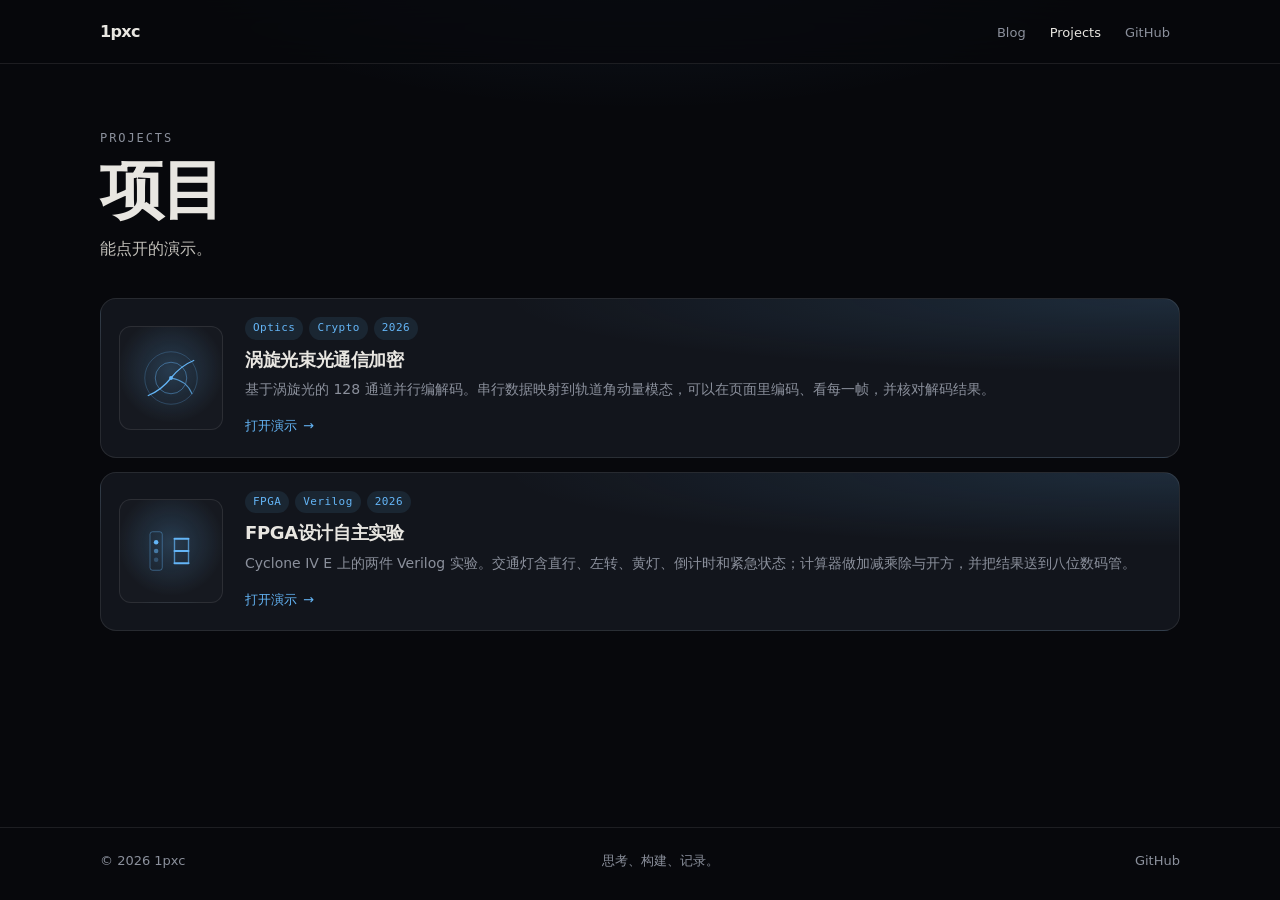
<file: projects/index.html>
<!DOCTYPE html>
<html lang="zh-CN">
<head>
    <meta charset="UTF-8">
    <meta name="viewport" content="width=device-width, initial-scale=1.0">
    <meta name="description" content="Projects — 1pxc">
    <meta name="theme-color" content="#07080c">
    <title>Projects — 1pxc</title>
    <link rel="icon" href="../assets/favicon.svg" type="image/svg+xml">
    <link rel="stylesheet" href="../assets/site.css">
</head>
<body class="sub">

    <nav class="nav">
        <div class="nav-inner">
            <a href="../index.html" class="nav-logo">1pxc</a>
            <ul class="nav-links">
                <li><a href="../index.html#blog">Blog</a></li>
                <li><a href="index.html" aria-current="page">Projects</a></li>
                <li><a href="https://github.com/1pxc" target="_blank" rel="noopener noreferrer">GitHub</a></li>
            </ul>
        </div>
    </nav>

    <main class="page">
        <div class="container">
            <header class="page-intro">
                <p class="kicker">Projects</p>
                <h1>项目</h1>
                <p class="deck">能点开的演示。</p>
            </header>

            <div class="stack">
                <!-- 新项目：复制下面这个 a.work-card -->
                <a class="work-card" href="vortex_comm_demo.html">
                    <div class="mark" aria-hidden="true">
                        <svg viewBox="0 0 80 80" fill="none">
                            <circle cx="40" cy="40" r="30" stroke="currentColor" stroke-opacity="0.28"/>
                            <circle cx="40" cy="40" r="18" stroke="currentColor" stroke-opacity="0.5"/>
                            <path d="M40 40c8-10 16-16 26-20" stroke="currentColor" stroke-width="1.4" stroke-linecap="round"/>
                            <path d="M40 40c-8 10-16 16-26 20" stroke="currentColor" stroke-width="1.4" stroke-linecap="round"/>
                            <path d="M40 40c12 2 20 8 24 18" stroke="currentColor" stroke-width="1.2" stroke-linecap="round" stroke-opacity="0.75"/>
                            <circle cx="40" cy="40" r="2.2" fill="currentColor"/>
                        </svg>
                    </div>
                    <div>
                        <div class="tags">
                            <span>Optics</span>
                            <span>Crypto</span>
                            <span>2026</span>
                        </div>
                        <h3>涡旋光束光通信加密</h3>
                        <p>基于涡旋光的 128 通道并行编解码。串行数据映射到轨道角动量模态，可以在页面里编码、看每一帧，并核对解码结果。</p>
                        <span class="work-go">打开演示</span>
                    </div>
                </a>
                <a class="work-card" href="fpga.html">
                    <div class="mark" aria-hidden="true">
                        <svg viewBox="0 0 80 80" fill="none">
                            <rect x="16" y="18" width="14" height="44" rx="3" stroke="currentColor" stroke-opacity="0.45"/>
                            <circle cx="23" cy="30" r="2.6" fill="currentColor"/>
                            <circle cx="23" cy="40" r="2.6" fill="currentColor" fill-opacity="0.55"/>
                            <circle cx="23" cy="50" r="2.6" fill="currentColor" fill-opacity="0.28"/>
                            <path d="M44 26h16M44 40h16M44 54h16" stroke="currentColor" stroke-width="2.2" stroke-linecap="round"/>
                            <path d="M44 26v14M60 26v14M44 40v14M60 40v14" stroke="currentColor" stroke-width="1.6" stroke-linecap="round" stroke-opacity="0.7"/>
                        </svg>
                    </div>
                    <div>
                        <div class="tags">
                            <span>FPGA</span>
                            <span>Verilog</span>
                            <span>2026</span>
                        </div>
                        <h3>FPGA设计自主实验</h3>
                        <p>Cyclone IV E 上的两件 Verilog 实验。交通灯含直行、左转、黄灯、倒计时和紧急状态；计算器做加减乘除与开方，并把结果送到八位数码管。</p>
                        <span class="work-go">打开演示</span>
                    </div>
                </a>
            </div>
        </div>
    </main>

    <footer class="footer">
        <div class="container footer-inner">
            <span>© 2026 1pxc</span>
            <span>思考、构建、记录。</span>
            <a href="https://github.com/1pxc" target="_blank" rel="noopener noreferrer">GitHub</a>
        </div>
    </footer>

</body>
</html>
</file>
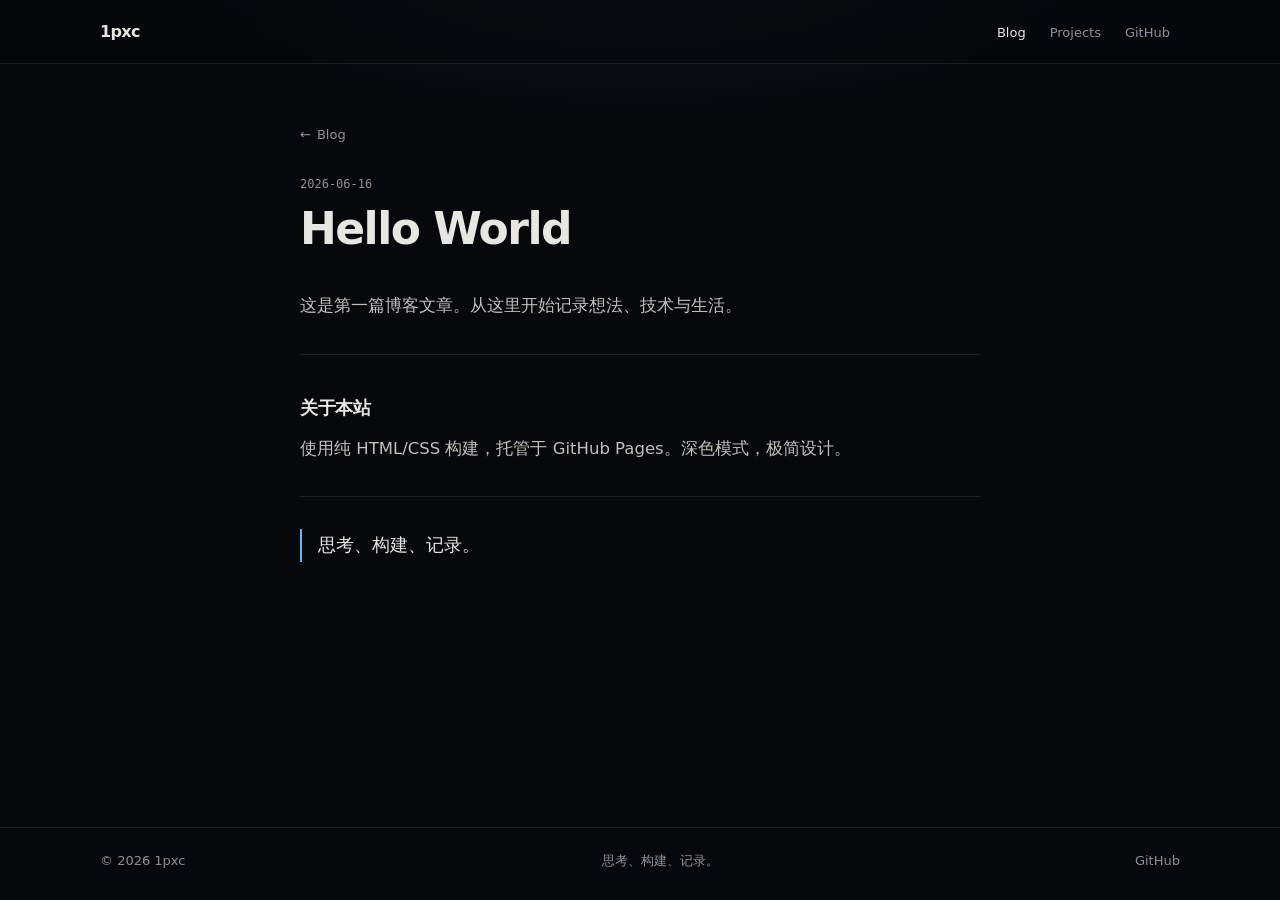
<file: posts/hello-world.html>
<!DOCTYPE html>
<html lang="zh-CN">
<head>
    <meta charset="UTF-8">
    <meta name="viewport" content="width=device-width, initial-scale=1.0">
    <meta name="description" content="Hello World — 1pxc">
    <meta name="theme-color" content="#07080c">
    <title>Hello World — 1pxc</title>
    <link rel="icon" href="../assets/favicon.svg" type="image/svg+xml">
    <link rel="stylesheet" href="../assets/site.css">
</head>
<body class="sub">

    <nav class="nav">
        <div class="nav-inner">
            <a href="../index.html" class="nav-logo">1pxc</a>
            <ul class="nav-links">
                <li><a href="../index.html#blog" aria-current="page">Blog</a></li>
                <li><a href="../projects/index.html">Projects</a></li>
                <li><a href="https://github.com/1pxc" target="_blank" rel="noopener noreferrer">GitHub</a></li>
            </ul>
        </div>
    </nav>

    <article class="post">
        <div class="container">
            <header class="post-header">
                <a class="back" href="../index.html#blog">Blog</a>
                <div class="post-date">2026-06-16</div>
                <h1>Hello World</h1>
            </header>

            <div class="post-body">
                <p>这是第一篇博客文章。从这里开始记录想法、技术与生活。</p>

                <hr>

                <h2>关于本站</h2>
                <p>使用纯 HTML/CSS 构建，托管于 GitHub Pages。深色模式，极简设计。</p>

                <hr>

                <blockquote>思考、构建、记录。</blockquote>
            </div>
        </div>
    </article>

    <footer class="footer">
        <div class="container footer-inner">
            <span>© 2026 1pxc</span>
            <span>思考、构建、记录。</span>
            <a href="https://github.com/1pxc" target="_blank" rel="noopener noreferrer">GitHub</a>
        </div>
    </footer>

</body>
</html>
</file>
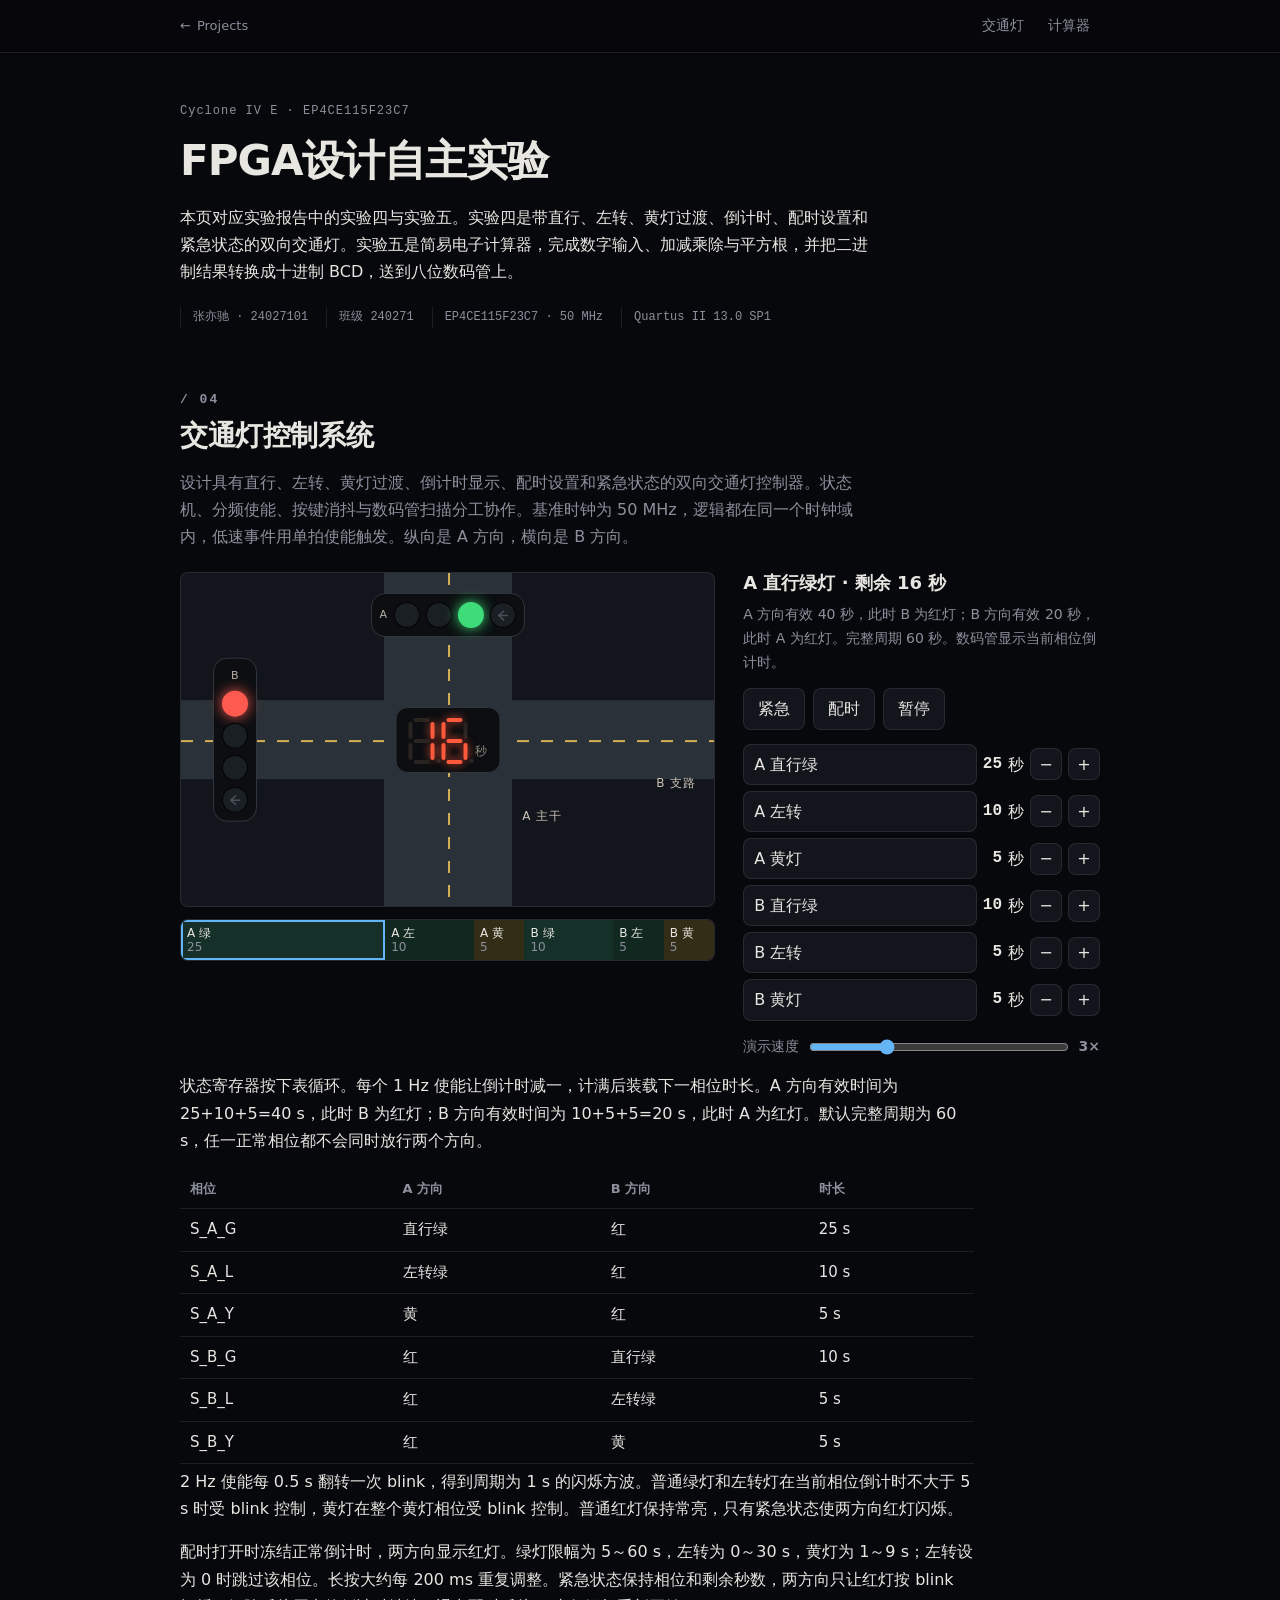
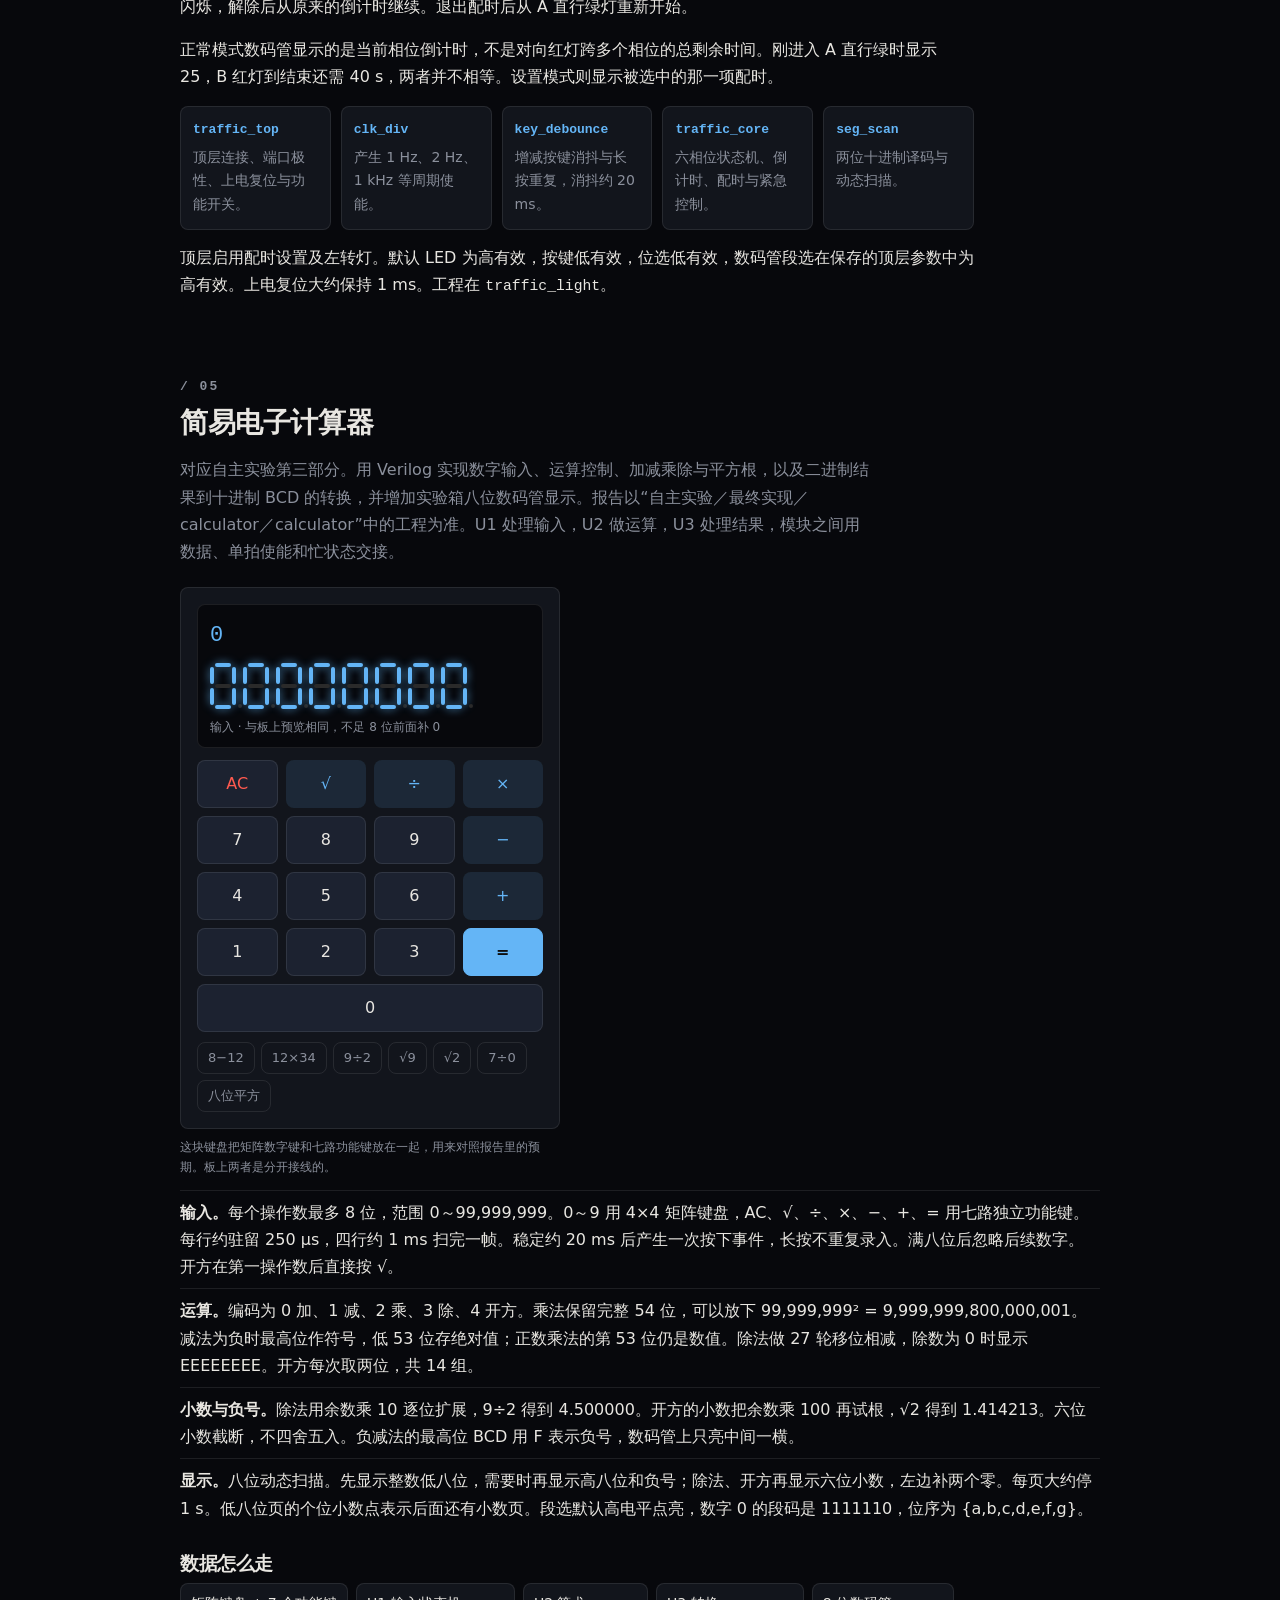
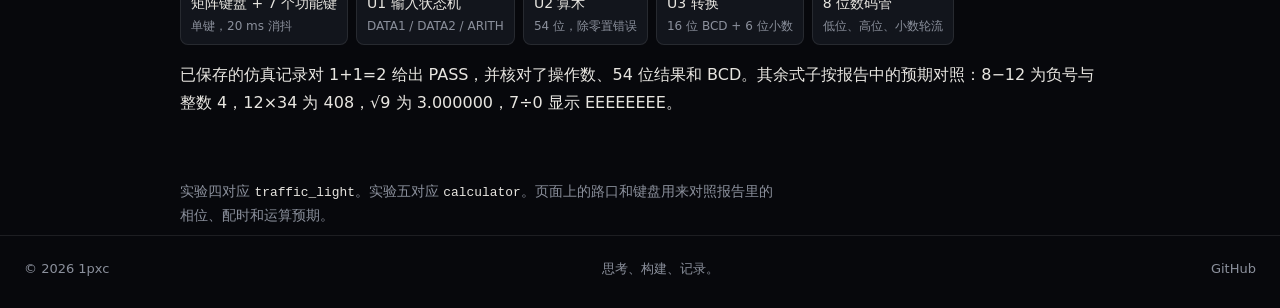
<file: projects/fpga.html>
<!DOCTYPE html>
<html lang="zh-CN">
<head>
<meta charset="utf-8">
<meta name="viewport" content="width=device-width, initial-scale=1">
<meta name="description" content="十字路口交通灯控制器与八位电子计算器，两件 Cyclone IV E 上的 Verilog 实验。">
<meta name="theme-color" content="#07080c">
<title>FPGA设计自主实验 — 1pxc</title>
<link rel="icon" href="../assets/favicon.svg" type="image/svg+xml">
<link rel="stylesheet" href="../assets/site.css">
<style>
  :root {
    --surface-hover: #1c2230;
    --accent-dim: rgba(100, 181, 246, 0.12);
    --red: #ff5a4f;
    --green: #3ddc78;
    --yellow: #ffd23a;
    --mono: var(--font-mono);
    --sans: var(--font-sans);
  }
  html { scroll-padding-top: 72px; }
  h1, h2, h3 {
    font-family: var(--sans);
    font-weight: 700;
    line-height: 1.25;
    margin: 0;
    color: var(--text);
    letter-spacing: -0.4px;
  }
  a { color: var(--accent); text-decoration: none; }
  .lab a:hover { opacity: 0.75; }
  button, input { font: inherit; }
  :focus-visible { outline: 2px solid var(--accent); outline-offset: 3px; }
  .sr {
    position: absolute;
    width: 1px; height: 1px;
    padding: 0; margin: -1px;
    overflow: hidden; clip: rect(0,0,0,0);
    border: 0;
  }
  .local-nav {
    position: sticky;
    top: 0;
    z-index: 8;
    background: rgba(7, 8, 12, 0.86);
    border-bottom: 1px solid var(--line);
    backdrop-filter: blur(12px);
  }
  .local-nav .wrap {
    display: flex;
    justify-content: space-between;
    align-items: center;
    gap: 12px;
    min-height: 48px;
    flex-wrap: wrap;
    padding: 8px 0;
  }
  .section-links { display: flex; gap: 4px; }
  .section-links a {
    color: var(--muted);
    font-size: 14px;
    font-weight: 500;
    padding: 6px 10px;
    border-radius: 999px;
  }
  .section-links a:hover {
    color: var(--text);
    opacity: 1;
    background: rgba(255, 255, 255, 0.05);
  }
  .wrap { width: min(920px, calc(100% - 48px)); margin: 0 auto; }
  .lab section { scroll-margin-top: 72px; padding: 48px 0 8px; }
  .lab-hero { padding: 40px 0 8px; }
  .kicker {
    margin: 0 0 14px;
    color: var(--muted);
    font-family: var(--mono);
    font-size: 12px;
    font-weight: 400;
    letter-spacing: 1px;
    text-transform: none;
  }
  h1 { font-size: clamp(32px, 5vw, 42px); font-weight: 800; letter-spacing: -1px; max-width: 16em; }
  .lab-lede { max-width: 68ch; margin: 16px 0 0; color: var(--text); font-size: 16px; line-height: 1.7; }
  .meta {
    display: flex;
    flex-wrap: wrap;
    gap: 8px 18px;
    margin: 22px 0 0;
    padding: 0;
    list-style: none;
    color: var(--muted);
    font-family: var(--mono);
    font-size: 12px;
  }
  .meta li { border-left: 1px solid var(--line); padding-left: 12px; }
  h2 { font-size: 28px; padding-top: 8px; }
  .num {
    display: block;
    margin: 0 0 10px;
    color: var(--muted);
    font-family: var(--mono);
    font-size: 13px;
    font-weight: 600;
    letter-spacing: 2px;
  }
  .num::before { content: "/ "; }
  .intro { max-width: 68ch; margin: 1em 0 0; color: var(--muted); }
  .grid {
    display: grid;
    grid-template-columns: minmax(0, 1.2fr) minmax(280px, 0.8fr);
    gap: 28px;
    align-items: start;
    margin-top: 22px;
  }
  .stage {
    position: relative;
    width: 100%;
    aspect-ratio: 16 / 10;
    background: var(--surface);
    border: 1px solid var(--line);
    border-radius: 8px;
    overflow: hidden;
  }
  .road {
    position: absolute;
    background: #2b3138;
  }
  .road.h {
    left: 0; right: 0; top: 50%;
    height: 24%;
    transform: translateY(-50%);
  }
  .road.v {
    top: 0; bottom: 0; left: 50%;
    width: 24%;
    transform: translateX(-50%);
  }
  .road.h::after, .road.v::after {
    content: "";
    position: absolute;
    background: repeating-linear-gradient(90deg, rgba(255, 208, 90, 0.8) 0 12px, transparent 12px 24px);
  }
  .road.h::after { left: 0; right: 0; top: 50%; height: 2px; }
  .road.v::after {
    top: 0; bottom: 0; left: 50%; width: 2px;
    background: repeating-linear-gradient(180deg, rgba(255, 208, 90, 0.8) 0 12px, transparent 12px 24px);
  }
  .tag {
    position: absolute;
    z-index: 1;
    color: #c9c1b4;
    font-size: 12px;
    letter-spacing: 0.08em;
  }
  .tag-a { left: calc(50% + 14%); top: calc(50% + 20%); }
  .tag-b { left: auto; right: 18px; top: calc(50% + 10%); }
  .head {
    position: absolute;
    z-index: 2;
    display: flex;
    flex-direction: column;
    gap: 6px;
    padding: 8px;
    background: #0c0e11;
    border: 1px solid #30363d;
    border-radius: 14px;
  }
  .head small {
    color: #b7b1a6;
    font-size: 11px;
    text-align: center;
    letter-spacing: 0.06em;
  }
  .head.a {
    flex-direction: row;
    align-items: center;
    left: 50%;
    top: 6%;
    transform: translateX(-50%);
  }
  .head.b { left: 6%; top: 50%; transform: translateY(-50%); }
  .lamp {
    width: 26px;
    height: 26px;
    border-radius: 50%;
    background: #1a1f24;
    box-shadow: inset 0 0 0 1px #000;
    display: grid;
    place-items: center;
    color: transparent;
  }
  .lamp[data-kind="L"] { color: #465058; }
  .lamp svg { width: 15px; height: 15px; }
  .lamp.on[data-kind="R"] { background: var(--red); box-shadow: 0 0 14px var(--red); }
  .lamp.on[data-kind="Y"] { background: var(--yellow); box-shadow: 0 0 14px var(--yellow); }
  .lamp.on[data-kind="G"] { background: var(--green); box-shadow: 0 0 14px var(--green); }
  .lamp.on[data-kind="L"] {
    background: #1f8a45;
    color: #f3fff7;
    box-shadow: 0 0 14px var(--green);
  }
  .timer {
    position: absolute;
    z-index: 3;
    left: 50%; top: 50%;
    transform: translate(-50%, -50%);
    display: flex;
    align-items: flex-end;
    gap: 8px;
    padding: 10px 12px 8px;
    background: #0c0e11;
    border-radius: 12px;
    border: 1px solid #30363d;
  }
  .timer span { color: #8d867c; font-size: 12px; padding-bottom: 2px; }
  .panel h3 { font-size: 18px; font-weight: 600; margin-bottom: 8px; letter-spacing: 0; }
  .status { min-height: 3.2em; margin: 0 0 8px; }
  .constraint { margin: 0 0 14px; color: var(--muted); font-size: 14px; }
  .row { display: flex; flex-wrap: wrap; gap: 8px; margin-bottom: 14px; }
  button {
    border: 1px solid var(--line);
    background: var(--surface);
    color: var(--text);
    border-radius: 8px;
    padding: 6px 14px;
    cursor: pointer;
  }
  button:hover { background: var(--surface-hover); }
  button:disabled { opacity: 0.4; cursor: default; }
  button[aria-pressed="true"] { background: var(--accent-dim); color: var(--accent); border-color: var(--accent); }
  button.danger[aria-pressed="true"] { background: rgba(255, 90, 79, 0.16); border-color: var(--red); color: var(--red); }
  .params { display: grid; gap: 6px; }
  .param {
    display: grid;
    grid-template-columns: 1fr auto auto auto auto;
    gap: 6px;
    align-items: center;
  }
  .param .pick {
    border-radius: 8px;
    text-align: left;
    padding: 6px 10px;
  }
  .param .val {
    min-width: 2ch;
    text-align: right;
    font-variant-numeric: tabular-nums;
    font-family: Consolas, "Cascadia Mono", monospace;
  }
  .param .step {
    width: 32px;
    height: 32px;
    padding: 0;
    border-radius: 8px;
  }
  .speed {
    display: flex;
    align-items: center;
    gap: 10px;
    margin: 14px 0;
    color: var(--muted);
    font-size: 14px;
  }
  .speed input { flex: 1; accent-color: var(--accent); }
  .bar {
    display: flex;
    width: 100%;
    min-height: 42px;
    border-radius: 8px;
    overflow: hidden;
    border: 1px solid var(--line);
    background: var(--surface);
  }
  .bar span {
    display: flex;
    flex-direction: column;
    justify-content: center;
    min-width: 0;
    padding: 4px 6px;
    color: var(--text);
    font-size: 12px;
    line-height: 1.2;
  }
  .bar em { font-style: normal; font-variant-numeric: tabular-nums; color: var(--muted); }
  .bar .now { outline: 2px solid var(--accent); outline-offset: -2px; }
  .k-G { background: #143028; }
  .k-L { background: #102820; }
  .k-Y { background: #332c16; }
  .prose { max-width: 78ch; }
  .prose p { margin: 0 0 1em; }
  .closing { margin: 1em 0 0; }
  .note { margin: 56px 0 8px; max-width: 68ch; color: var(--muted); font-size: 14px; }
  .facts { padding: 0; margin: 12px 0 0; list-style: none; }
  .facts li { padding: 8px 0; border-top: 1px solid var(--line); }
  table { width: 100%; border-collapse: collapse; margin: 12px 0 4px; font-size: 15px; }
  th, td { text-align: left; padding: 8px 10px; border-bottom: 1px solid var(--line); }
  th { font-weight: 600; color: var(--muted); font-size: 13px; }
  .mods {
    display: grid;
    grid-template-columns: repeat(auto-fit, minmax(150px, 1fr));
    gap: 10px;
    margin: 14px 0;
    padding: 0;
    list-style: none;
  }
  .mods li {
    margin: 0;
    padding: 12px;
    background: var(--surface);
    border: 1px solid var(--line);
    border-radius: 8px;
  }
  .mods b { display: block; font-family: var(--mono); font-size: 13px; color: var(--accent); }
  .mods span { display: block; margin-top: 4px; color: var(--muted); font-size: 14px; }
  .split {
    display: grid;
    grid-template-columns: minmax(0, 1fr) 380px;
    gap: 36px;
    align-items: start;
  }
  #calc .device { position: static; max-width: 380px; margin: 22px 0 8px; }
  .chassis {
    background: var(--surface);
    color: var(--text);
    border: 1px solid var(--line);
    border-radius: 8px;
    padding: 16px;
  }
  .screen {
    background: var(--bg);
    border: 1px solid var(--line);
    border-radius: 8px;
    padding: 12px 12px 10px;
    margin-bottom: 12px;
    min-height: 132px;
  }
  #expr {
    margin: 0 0 8px;
    min-height: 1.3em;
    font-family: var(--mono);
    font-size: 22px;
    letter-spacing: 0;
    color: var(--accent);
    overflow-x: auto;
    white-space: nowrap;
  }
  .caption { margin: 8px 0 0; color: var(--muted); font-size: 12px; }
  .keys { display: grid; grid-template-columns: repeat(4, 1fr); gap: 8px; }
  .keys button {
    height: 48px;
    border: 1px solid var(--line);
    border-radius: 8px;
    background: var(--surface-hover);
    color: var(--text);
    padding: 0;
  }
  .keys button:hover { background: #2c2c2c; }
  .keys button:active { transform: translateY(1px); }
  .keys .op { background: var(--accent-dim); color: var(--accent); border-color: transparent; }
  .keys .eq { background: var(--accent); color: #0d0d0d; border-color: var(--accent); font-weight: 700; }
  .keys .ac { color: var(--red); }
  .examples { display: flex; flex-wrap: wrap; gap: 6px; margin-top: 10px; }
  .examples button {
    background: transparent;
    color: var(--muted);
    border-color: var(--line);
    border-radius: 8px;
    font-size: 13px;
    padding: 4px 10px;
  }
  .examples button:hover { color: var(--accent); border-color: var(--accent); }
  .digits { display: flex; gap: 7px; }
  .digit { position: relative; width: 26px; height: 46px; flex: none; }
  .digit .seg { position: absolute; background: #2a2a2a; border-radius: 2px; }
  .screen .digit .seg.on { background: var(--accent); box-shadow: 0 0 8px rgba(100, 181, 246, 0.75); }
  .timer .digit .seg { background: #2a2420; }
  .timer .digit .seg.on { background: #ff5a3c; box-shadow: 0 0 8px rgba(255, 90, 60, 0.9); }
  .digit .a { left: 5px; top: 0; width: 16px; height: 4px; }
  .digit .g { left: 5px; top: 21px; width: 16px; height: 4px; }
  .digit .d { left: 5px; bottom: 0; width: 16px; height: 4px; }
  .digit .f, .digit .b, .digit .e, .digit .c { width: 4px; height: 17px; }
  .digit .f { left: 0; top: 4px; }
  .digit .b { right: 0; top: 4px; }
  .digit .e { left: 0; top: 25px; }
  .digit .c { right: 0; top: 25px; }
  .digit .dp {
    position: absolute;
    width: 4px; height: 4px;
    border-radius: 50%;
    right: -6px; bottom: 1px;
    background: #2a2a2a;
  }
  .screen .digit .dp.on { background: var(--accent); box-shadow: 0 0 6px var(--accent); }
  .flow {
    display: flex;
    flex-wrap: wrap;
    gap: 8px;
    align-items: center;
    margin: 8px 0 0;
    padding: 0;
    list-style: none;
  }
  .flow li {
    background: var(--surface);
    border: 1px solid var(--line);
    border-radius: 8px;
    padding: 8px 10px;
    font-size: 14px;
  }
  .flow li span { display: block; color: var(--muted); font-size: 12px; }
  code { font-family: var(--mono); font-size: 0.92em; color: var(--text); }
  @media (max-width: 860px) {
    .grid, .split, .mods { grid-template-columns: 1fr; }
    .device { position: static; max-width: 420px; }
    .head, .timer { scale: 0.86; }
  }
  @media (prefers-reduced-motion: reduce) {
    html { scroll-behavior: auto; }
  }
</style>
</head>
<body class="demo">
<div class="local-nav">
  <div class="wrap">
    <a class="back" href="index.html">Projects</a>
    <nav class="section-links" aria-label="实验章节">
      <a href="#light">交通灯</a>
      <a href="#calc">计算器</a>
    </nav>
  </div>
</div>

<main id="top" class="lab wrap">
  <section class="lab-hero">
    <p class="kicker">Cyclone IV E · EP4CE115F23C7</p>
    <h1>FPGA设计自主实验</h1>
    <p class="lab-lede">本页对应实验报告中的实验四与实验五。实验四是带直行、左转、黄灯过渡、倒计时、配时设置和紧急状态的双向交通灯。实验五是简易电子计算器，完成数字输入、加减乘除与平方根，并把二进制结果转换成十进制 BCD，送到八位数码管上。</p>
    <ul class="meta">
      <li>张亦驰 · 24027101</li>
      <li>班级 240271</li>
      <li>EP4CE115F23C7 · 50 MHz</li>
      <li>Quartus II 13.0 SP1</li>
    </ul>
  </section>

  <section id="light">
    <h2><span class="num">04</span>交通灯控制系统</h2>
    <p class="intro">设计具有直行、左转、黄灯过渡、倒计时显示、配时设置和紧急状态的双向交通灯控制器。状态机、分频使能、按键消抖与数码管扫描分工协作。基准时钟为 50 MHz，逻辑都在同一个时钟域内，低速事件用单拍使能触发。纵向是 A 方向，横向是 B 方向。</p>

    <div class="grid">
      <div>
        <div class="stage" id="stage">
          <div class="road h"></div>
          <div class="road v"></div>
          <span class="tag tag-a">A 主干</span>
          <span class="tag tag-b">B 支路</span>
          <div class="head a" aria-hidden="true">
            <small>A</small>
            <i class="lamp" data-side="a" data-kind="R"></i>
            <i class="lamp" data-side="a" data-kind="Y"></i>
            <i class="lamp" data-side="a" data-kind="G"></i>
            <i class="lamp" data-side="a" data-kind="L"><svg viewBox="0 0 24 24"><path d="M14 5 L6 12 L14 19 M6 12 H20" fill="none" stroke="currentColor" stroke-width="2.4" stroke-linecap="round" stroke-linejoin="round"/></svg></i>
          </div>
          <div class="head b" aria-hidden="true">
            <small>B</small>
            <i class="lamp" data-side="b" data-kind="R"></i>
            <i class="lamp" data-side="b" data-kind="Y"></i>
            <i class="lamp" data-side="b" data-kind="G"></i>
            <i class="lamp" data-side="b" data-kind="L"><svg viewBox="0 0 24 24"><path d="M14 5 L6 12 L14 19 M6 12 H20" fill="none" stroke="currentColor" stroke-width="2.4" stroke-linecap="round" stroke-linejoin="round"/></svg></i>
          </div>
          <div class="timer" aria-hidden="true">
            <div class="digits" id="timerDigits"></div>
            <span>秒</span>
          </div>
        </div>
        <div class="bar" id="bar" style="margin-top:12px"></div>
      </div>

      <div class="panel">
        <h3 id="phaseLabel">A 直行绿灯</h3>
        <p class="constraint" id="constraint"></p>
        <div class="row">
          <button type="button" id="emerBtn" class="danger" aria-pressed="false">紧急</button>
          <button type="button" id="setBtn" aria-pressed="false">配时</button>
          <button type="button" id="runBtn">暂停</button>
        </div>
        <div class="params" id="params"></div>
        <label class="speed">演示速度 <input id="speed" type="range" min="1" max="8" value="3"><b id="speedVal">3×</b></label>
      </div>
    </div>

    <div class="prose">
      <p>状态寄存器按下表循环。每个 1 Hz 使能让倒计时减一，计满后装载下一相位时长。A 方向有效时间为 25+10+5=40 s，此时 B 为红灯；B 方向有效时间为 10+5+5=20 s，此时 A 为红灯。默认完整周期为 60 s，任一正常相位都不会同时放行两个方向。</p>
      <table>
        <thead>
          <tr><th>相位</th><th>A 方向</th><th>B 方向</th><th>时长</th></tr>
        </thead>
        <tbody>
          <tr><td>S_A_G</td><td>直行绿</td><td>红</td><td>25 s</td></tr>
          <tr><td>S_A_L</td><td>左转绿</td><td>红</td><td>10 s</td></tr>
          <tr><td>S_A_Y</td><td>黄</td><td>红</td><td>5 s</td></tr>
          <tr><td>S_B_G</td><td>红</td><td>直行绿</td><td>10 s</td></tr>
          <tr><td>S_B_L</td><td>红</td><td>左转绿</td><td>5 s</td></tr>
          <tr><td>S_B_Y</td><td>红</td><td>黄</td><td>5 s</td></tr>
        </tbody>
      </table>
      <p>2 Hz 使能每 0.5 s 翻转一次 blink，得到周期为 1 s 的闪烁方波。普通绿灯和左转灯在当前相位倒计时不大于 5 s 时受 blink 控制，黄灯在整个黄灯相位受 blink 控制。普通红灯保持常亮，只有紧急状态使两方向红灯闪烁。</p>
      <p>配时打开时冻结正常倒计时，两方向显示红灯。绿灯限幅为 5～60 s，左转为 0～30 s，黄灯为 1～9 s；左转设为 0 时跳过该相位。长按大约每 200 ms 重复调整。紧急状态保持相位和剩余秒数，两方向只让红灯按 blink 闪烁，解除后从原来的倒计时继续。退出配时后从 A 直行绿灯重新开始。</p>
      <p>正常模式数码管显示的是当前相位倒计时，不是对向红灯跨多个相位的总剩余时间。刚进入 A 直行绿时显示 25，B 红灯到结束还需 40 s，两者并不相等。设置模式则显示被选中的那一项配时。</p>
      <ul class="mods">
        <li><b>traffic_top</b><span>顶层连接、端口极性、上电复位与功能开关。</span></li>
        <li><b>clk_div</b><span>产生 1 Hz、2 Hz、1 kHz 等周期使能。</span></li>
        <li><b>key_debounce</b><span>增减按键消抖与长按重复，消抖约 20 ms。</span></li>
        <li><b>traffic_core</b><span>六相位状态机、倒计时、配时与紧急控制。</span></li>
        <li><b>seg_scan</b><span>两位十进制译码与动态扫描。</span></li>
      </ul>
      <p>顶层启用配时设置及左转灯。默认 LED 为高有效，按键低有效，位选低有效，数码管段选在保存的顶层参数中为高有效。上电复位大约保持 1 ms。工程在 <code>traffic_light</code>。</p>
    </div>
  </section>

  <section id="calc">
    <h2><span class="num">05</span>简易电子计算器</h2>
    <p class="intro">对应自主实验第三部分。用 Verilog 实现数字输入、运算控制、加减乘除与平方根，以及二进制结果到十进制 BCD 的转换，并增加实验箱八位数码管显示。报告以“自主实验／最终实现／calculator／calculator”中的工程为准。U1 处理输入，U2 做运算，U3 处理结果，模块之间用数据、单拍使能和忙状态交接。</p>
    <div class="device">
        <div class="chassis">
          <div class="screen">
            <p id="expr" aria-live="polite">0</p>
            <div class="digits" id="calcDigits"></div>
            <p class="caption" id="segCaption">输入 · 与板上预览相同，不足 8 位前面补 0</p>
          </div>
          <div class="keys">
            <button type="button" class="ac" data-k="ac">AC</button>
            <button type="button" class="op" data-k="s">√</button>
            <button type="button" class="op" data-k="/">÷</button>
            <button type="button" class="op" data-k="*">×</button>
            <button type="button" data-k="7">7</button>
            <button type="button" data-k="8">8</button>
            <button type="button" data-k="9">9</button>
            <button type="button" class="op" data-k="-">−</button>
            <button type="button" data-k="4">4</button>
            <button type="button" data-k="5">5</button>
            <button type="button" data-k="6">6</button>
            <button type="button" class="op" data-k="+">+</button>
            <button type="button" data-k="1">1</button>
            <button type="button" data-k="2">2</button>
            <button type="button" data-k="3">3</button>
            <button type="button" class="eq" data-k="=">=</button>
            <button type="button" data-k="0" style="grid-column: span 4">0</button>
          </div>
          <div class="examples">
            <button type="button" data-demo="sub">8−12</button>
            <button type="button" data-demo="mul34">12×34</button>
            <button type="button" data-demo="9/2">9÷2</button>
            <button type="button" data-demo="sqrt9">√9</button>
            <button type="button" data-demo="sqrt2">√2</button>
            <button type="button" data-demo="div0">7÷0</button>
            <button type="button" data-demo="mul">八位平方</button>
          </div>
        </div>
        <p class="caption">这块键盘把矩阵数字键和七路功能键放在一起，用来对照报告里的预期。板上两者是分开接线的。</p>
    </div>
    <div>
        <ul class="facts">
          <li><b>输入。</b>每个操作数最多 8 位，范围 0～99,999,999。0～9 用 4×4 矩阵键盘，AC、√、÷、×、−、+、= 用七路独立功能键。每行约驻留 250 μs，四行约 1 ms 扫完一帧。稳定约 20 ms 后产生一次按下事件，长按不重复录入。满八位后忽略后续数字。开方在第一操作数后直接按 √。</li>
          <li><b>运算。</b>编码为 0 加、1 减、2 乘、3 除、4 开方。乘法保留完整 54 位，可以放下 99,999,999² = 9,999,999,800,000,001。减法为负时最高位作符号，低 53 位存绝对值；正数乘法的第 53 位仍是数值。除法做 27 轮移位相减，除数为 0 时显示 EEEEEEEE。开方每次取两位，共 14 组。</li>
          <li><b>小数与负号。</b>除法用余数乘 10 逐位扩展，9÷2 得到 4.500000。开方的小数把余数乘 100 再试根，√2 得到 1.414213。六位小数截断，不四舍五入。负减法的最高位 BCD 用 F 表示负号，数码管上只亮中间一横。</li>
          <li><b>显示。</b>八位动态扫描。先显示整数低八位，需要时再显示高八位和负号；除法、开方再显示六位小数，左边补两个零。每页大约停 1 s。低八位页的个位小数点表示后面还有小数页。段选默认高电平点亮，数字 0 的段码是 1111110，位序为 {a,b,c,d,e,f,g}。</li>
        </ul>
        <h3 style="margin-top:22px">数据怎么走</h3>
        <ul class="flow">
          <li>矩阵键盘 + 7 个功能键<span>单键，20 ms 消抖</span></li>
          <li>U1 输入状态机<span>DATA1 / DATA2 / ARITH</span></li>
          <li>U2 算术<span>54 位，除零置错误</span></li>
          <li>U3 转换<span>16 位 BCD + 6 位小数</span></li>
          <li>8 位数码管<span>低位、高位、小数轮流</span></li>
        </ul>
        <p class="closing">已保存的仿真记录对 1+1=2 给出 PASS，并核对了操作数、54 位结果和 BCD。其余式子按报告中的预期对照：8−12 为负号与整数 4，12×34 为 408，√9 为 3.000000，7÷0 显示 EEEEEEEE。</p>
    </div>
  </section>
  <p class="note">实验四对应 <code>traffic_light</code>。实验五对应 <code>calculator</code>。页面上的路口和键盘用来对照报告里的相位、配时和运算预期。</p>
</main>

<footer class="footer">
  <div class="container footer-inner">
    <span>© 2026 1pxc</span>
    <span>思考、构建、记录。</span>
    <a href="https://github.com/1pxc" target="_blank" rel="noopener noreferrer">GitHub</a>
  </div>
</footer>

<script>
(function () {
  const SEG = {
    "0": "abcdef", "1": "bc", "2": "abdeg", "3": "abcdg", "4": "bcfg",
    "5": "acdfg", "6": "acdefg", "7": "abc", "8": "abcdefg", "9": "abcdfg",
    "-": "g", "E": "afgde", "F": "g", " ": ""
  };

  function control(event) {
    const node = event.target.nodeType === 1 ? event.target : event.target.parentElement;
    return node ? node.closest("button") : null;
  }

  function makeDigits(root, n) {
    root.replaceChildren();
    for (let i = 0; i < n; i++) {
      const digit = document.createElement("div");
      digit.className = "digit";
      "abcdefg".split("").forEach(function (name) {
        const seg = document.createElement("i");
        seg.className = "seg " + name;
        seg.dataset.seg = name;
        digit.appendChild(seg);
      });
      const dp = document.createElement("i");
      dp.className = "dp";
      digit.appendChild(dp);
      root.appendChild(digit);
    }
  }

  function showDigits(root, text, dpOnLast) {
    const chars = text.padStart(root.children.length, " ").slice(-root.children.length);
    Array.from(root.children).forEach(function (digit, i) {
      const on = SEG[chars[i]] || "";
      Array.from(digit.children).forEach(function (seg) {
        if (seg.classList.contains("dp")) {
          seg.classList.toggle("on", !!(dpOnLast && i === root.children.length - 1));
        } else {
          seg.classList.toggle("on", on.includes(seg.dataset.seg));
        }
      });
    });
  }

  const timerDigits = document.getElementById("timerDigits");
  const calcDigits = document.getElementById("calcDigits");
  makeDigits(timerDigits, 2);
  makeDigits(calcDigits, 8);

  const T = { aG: 25, aL: 10, aY: 5, bG: 10, bL: 5, bY: 5 };
  const LIM = {
    aG: [5, 60], aL: [0, 30], aY: [1, 9],
    bG: [5, 60], bL: [0, 30], bY: [1, 9]
  };
  const ORDER = ["aG", "aL", "aY", "bG", "bL", "bY"];
  const NAME = {
    aG: "A 直行绿", aL: "A 左转", aY: "A 黄灯",
    bG: "B 直行绿", bL: "B 左转", bY: "B 黄灯"
  };

  function phases() {
    return [
      ["A 绿", "A 直行绿灯", "G", "R", T.aG],
      ["A 左", "A 左转", "L", "R", T.aL],
      ["A 黄", "A 黄灯", "Y", "R", T.aY],
      ["B 绿", "B 直行绿灯", "R", "G", T.bG],
      ["B 左", "B 左转", "R", "L", T.bL],
      ["B 黄", "B 黄灯", "R", "Y", T.bY]
    ].filter(function (row) { return row[4] > 0; })
      .map(function (row) {
        return { short: row[0], name: row[1], a: row[2], b: row[3], dur: row[4] };
      });
  }

  let idx = 0;
  let cnt = T.aG;
  let blink = false;
  let emer = false;
  let setting = false;
  let sel = "aG";
  let speed = 3;
  let running = !window.matchMedia("(prefers-reduced-motion: reduce)").matches;
  let acc = 0;
  let last = 0;

  const phaseLabel = document.getElementById("phaseLabel");
  const constraint = document.getElementById("constraint");
  const bar = document.getElementById("bar");
  const emerBtn = document.getElementById("emerBtn");
  const setBtn = document.getElementById("setBtn");
  const runBtn = document.getElementById("runBtn");
  const params = document.getElementById("params");
  const speedInput = document.getElementById("speed");
  const speedVal = document.getElementById("speedVal");

  ORDER.forEach(function (key) {
    const row = document.createElement("div");
    row.className = "param";
    row.innerHTML =
      '<button type="button" class="pick" data-key="' + key + '">' + NAME[key] + "</button>" +
      '<b class="val" data-val="' + key + '">' + T[key] + "</b><span>秒</span>" +
      '<button type="button" class="step" data-step="-1" data-key="' + key + '" aria-label="' + NAME[key] + '减 1 秒">−</button>' +
      '<button type="button" class="step" data-step="1" data-key="' + key + '" aria-label="' + NAME[key] + '加 1 秒">+</button>';
    params.appendChild(row);
  });

  function current() {
    const list = phases();
    if (idx >= list.length) idx = 0;
    return list[idx];
  }

  function restart() {
    idx = 0;
    cnt = current().dur;
    blink = false;
    acc = 0;
  }

  function isLit(side, kind) {
    const phase = current();
    const role = (emer || setting) ? "R" : (side === "a" ? phase.a : phase.b);
    if (kind !== role) return false;
    if (setting && !emer) return true;
    if (emer) return blink;
    if (kind === "Y") return blink;
    if (kind === "G" || kind === "L") return cnt > 5 || blink;
    return true;
  }

  function paintBar() {
    const list = phases();
    bar.replaceChildren();
    list.forEach(function (phase, i) {
      const kind = phase.a === "R" ? phase.b : phase.a;
      const cell = document.createElement("span");
      cell.className = "k-" + kind + ((!setting && !emer && i === idx) ? " now" : "");
      cell.style.flex = String(phase.dur);
      cell.textContent = phase.short + " ";
      const em = document.createElement("em");
      em.textContent = String(phase.dur);
      cell.appendChild(em);
      bar.appendChild(cell);
    });
  }

  function paintTraffic() {
    document.querySelectorAll(".lamp").forEach(function (lamp) {
      lamp.classList.toggle("on", isLit(lamp.dataset.side, lamp.dataset.kind));
    });
    const shown = setting ? T[sel] : cnt;
    showDigits(timerDigits, String(shown).padStart(2, "0"), false);
    const phase = current();
    if (setting && emer) {
      phaseLabel.textContent = "配时 · " + NAME[sel] + " · " + T[sel] + " 秒。紧急时红灯闪烁，倒计时不动";
    } else if (setting) {
      phaseLabel.textContent = "配时 · " + NAME[sel] + " · " + T[sel] + " 秒";
    } else if (emer) {
      phaseLabel.textContent = "紧急 · 两向红灯闪烁 · 倒计时停在 " + cnt;
    } else {
      phaseLabel.textContent = phase.name + " · 剩余 " + cnt + " 秒";
    }
    const redB = T.aG + T.aL + T.aY;
    const redA = T.bG + T.bL + T.bY;
    constraint.textContent = "A 方向有效 " + redB + " 秒，此时 B 为红灯；B 方向有效 " + redA + " 秒，此时 A 为红灯。完整周期 " + (redA + redB) + " 秒。数码管显示当前相位倒计时。";
    document.querySelectorAll(".param").forEach(function (row) {
      const key = row.querySelector(".pick").dataset.key;
      row.querySelector("[data-val]").textContent = T[key];
      row.querySelector(".pick").setAttribute("aria-pressed", setting && key === sel ? "true" : "false");
      row.querySelectorAll(".step").forEach(function (btn) {
        const next = T[key] + Number(btn.dataset.step);
        btn.disabled = next < LIM[key][0] || next > LIM[key][1];
      });
    });
    paintBar();
    setBtn.setAttribute("aria-pressed", setting ? "true" : "false");
    setBtn.textContent = setting ? "结束配时" : "配时";
    emerBtn.setAttribute("aria-pressed", emer ? "true" : "false");
    runBtn.textContent = running ? "暂停" : "继续";
  }

  function stepParam(key, dir) {
    const next = T[key] + dir;
    if (next < LIM[key][0] || next > LIM[key][1]) return;
    if (!setting) setting = true;
    sel = key;
    T[key] = next;
    paintTraffic();
  }

  params.addEventListener("click", function (event) {
    const node = event.target.nodeType === 1 ? event.target : event.target.parentElement;
    const pick = node && node.closest(".pick");
    const step = node && node.closest(".step");
    if (pick) {
      setting = true;
      sel = pick.dataset.key;
      paintTraffic();
    } else if (step) {
      stepParam(step.dataset.key, Number(step.dataset.step));
    }
  });

  emerBtn.addEventListener("click", function () {
    emer = !emer;
    paintTraffic();
  });
  setBtn.addEventListener("click", function () {
    setting = !setting;
    if (!setting) restart();
    paintTraffic();
  });
  runBtn.addEventListener("click", function () {
    running = !running;
    last = 0;
    paintTraffic();
  });
  speedInput.addEventListener("input", function () {
    speed = Number(speedInput.value);
    speedVal.textContent = speed + "×";
  });

  function second() {
    if (cnt > 1) cnt -= 1;
    else {
      const list = phases();
      idx = (idx + 1) % list.length;
      cnt = list[idx].dur;
    }
  }

  function frame(now) {
    if (!last) last = now;
    const dt = Math.min(80, now - last);
    last = now;
    if (running) {
      acc += dt * speed;
      let moved = false;
      while (acc >= 500) {
        acc -= 500;
        blink = !blink;
        moved = true;
        if (!emer && !setting) second();
      }
      if (moved) paintTraffic();
    }
    requestAnimationFrame(frame);
  }

  paintTraffic();
  requestAnimationFrame(frame);

  let a = 0n;
  let b = 0n;
  let op = null;
  let phase = "first";
  let digits = 0;
  let resultText = "0";
  let resultPages = null;
  let pageIdx = 0;
  let pageTimer = null;
  const expr = document.getElementById("expr");
  const segCaption = document.getElementById("segCaption");
  const SYM = { "+": "＋", "-": "−", "*": "×", "/": "÷" };

  function isqrt(n) {
    if (n < 2n) return n;
    let x = n;
    let y = (x + 1n) / 2n;
    while (y < x) {
      x = y;
      y = (x + n / x) / 2n;
    }
    return x;
  }

  function fracDiv(rem, den) {
    let out = "";
    for (let i = 0; i < 6; i++) {
      rem *= 10n;
      out += (rem / den).toString();
      rem %= den;
    }
    return out;
  }

  function fracSqrt(n, root) {
    let rem = n - root * root;
    let scaledRoot = root;
    let out = "";
    for (let i = 0; i < 6; i++) {
      const scaled = rem * 100n;
      let digit = 9n;
      let cand = 0n;
      while (true) {
        cand = (scaledRoot * 20n + digit) * digit;
        if (scaled >= cand || digit === 0n) break;
        digit -= 1n;
      }
      out += digit.toString();
      rem = scaled - cand;
      scaledRoot = scaledRoot * 10n + digit;
    }
    return out;
  }

  function pack(value, decimal, frac) {
    if (value < 0n) return { neg: true, int: -value, decimal: decimal, frac: frac || "" };
    return { neg: false, int: value, decimal: decimal, frac: frac || "" };
  }

  function calculate(x, y, which) {
    if (which === "+") return pack(x + y, false);
    if (which === "-") return pack(x - y, false);
    if (which === "*") return pack(x * y, false);
    if (which === "/") {
      if (y === 0n) return { error: true };
      const neg = (x < 0n) !== (y < 0n);
      const ax = x < 0n ? -x : x;
      const ay = y < 0n ? -y : y;
      return { neg: neg, int: ax / ay, decimal: true, frac: fracDiv(ax % ay, ay) };
    }
    if (x < 0n) return { error: true };
    const root = isqrt(x);
    return { neg: false, int: root, decimal: true, frac: fracSqrt(x, root) };
  }

  function boardPages(result) {
    if (result.error) return [{ kind: "错误", text: "EEEEEEEE", dp: false }];
    const mag = result.int.toString();
    const all = result.neg
      ? ("F" + mag.padStart(15, "0").slice(-15))
      : mag.padStart(16, "0").slice(-16);
    const high = all.slice(0, 8);
    const low = all.slice(8);
    const pages = [{ kind: "低 8 位", text: low, dp: !!result.decimal }];
    if (high.split("").some(function (ch) { return ch !== "0"; })) {
      pages.push({ kind: "高 8 位", text: high, dp: false });
    }
    if (result.decimal) pages.push({ kind: "小数页", text: "00" + result.frac, dp: false });
    return pages;
  }

  function previewPages() {
    const value = phase === "second" ? b : a;
    const mag = (value < 0n ? -value : value).toString().padStart(8, "0").slice(-8);
    return [{ kind: "输入", text: mag, dp: false }];
  }

  function currentPages() {
    if (phase === "result" || phase === "error") return resultPages || previewPages();
    return previewPages();
  }

  function restartPageTimer() {
    clearInterval(pageTimer);
    pageTimer = null;
    pageIdx = 0;
    if (currentPages().length > 1) {
      pageTimer = setInterval(function () {
        pageIdx = (pageIdx + 1) % currentPages().length;
        paintCalc();
      }, 1000);
    }
  }

  function paintCalc() {
    const pages = currentPages();
    if (pageIdx >= pages.length) pageIdx = 0;
    const page = pages[pageIdx];
    if (phase === "error") expr.textContent = "EEEEEEEE";
    else if (phase === "result") expr.textContent = resultText;
    else if (phase === "second") expr.textContent = a.toString() + " " + SYM[op] + (digits ? " " + b.toString() : "");
    else expr.textContent = a.toString();
    showDigits(calcDigits, page.text, page.dp);
    if (phase === "error") segCaption.textContent = "除零。八位都是 E，按 AC 清除";
    else if (phase === "result") {
      segCaption.textContent = pages.length > 1
        ? ("板上这一页是" + page.kind + "，每秒换一页")
        : "结果放得进低 8 位";
    } else segCaption.textContent = "输入 · 与板上预览相同，不足 8 位前面补 0";
  }

  function applyResult(result) {
    if (result.error) {
      phase = "error";
      resultText = "EEEEEEEE";
      resultPages = boardPages(result);
    } else {
      resultText = (result.neg ? "-" : "") + result.int.toString() + (result.decimal ? "." + result.frac : "");
      a = result.neg ? -result.int : result.int;
      b = 0n;
      op = null;
      digits = 0;
      phase = "result";
      resultPages = boardPages(result);
    }
    restartPageTimer();
    paintCalc();
  }

  function inputDigit(ch) {
    if (phase === "error") return;
    if (phase === "result") {
      phase = "first";
      a = 0n;
      digits = 0;
      op = null;
      resultPages = null;
      clearInterval(pageTimer);
      pageTimer = null;
    }
    if (digits >= 8) return;
    const d = BigInt(ch);
    if (phase === "second") b = digits === 0 ? d : b * 10n + d;
    else a = digits === 0 ? d : a * 10n + d;
    digits += 1;
    paintCalc();
  }

  function inputOp(next) {
    if (phase === "error") return;
    if (phase === "second" && op && digits > 0) {
      const pending = calculate(a, b, op);
      if (pending.error) {
        applyResult(pending);
        return;
      }
      a = pending.neg ? -pending.int : pending.int;
    }
    op = next;
    phase = "second";
    b = 0n;
    digits = 0;
    clearInterval(pageTimer);
    pageTimer = null;
    paintCalc();
  }

  function equals() {
    if (phase === "error" || phase === "result" || !op) return;
    applyResult(calculate(a, b, op));
  }

  function sqrtKey() {
    if (phase === "error" || phase === "second") return;
    applyResult(calculate(a, 0n, "sqrt"));
  }

  function ac() {
    a = 0n;
    b = 0n;
    op = null;
    phase = "first";
    digits = 0;
    resultText = "0";
    resultPages = null;
    clearInterval(pageTimer);
    pageTimer = null;
    pageIdx = 0;
    paintCalc();
  }

  document.querySelector(".keys").addEventListener("click", function (event) {
    const key = control(event);
    if (!key) return;
    const code = key.dataset.k;
    if (code === "ac") ac();
    else if (code === "s") sqrtKey();
    else if (code === "=") equals();
    else if ("0123456789".includes(code)) inputDigit(code);
    else inputOp(code);
  });

  const DEMOS = {
    "9/2": ["9", "/", "2", "="],
    sqrt2: ["2", "s"],
    sqrt9: ["9", "s"],
    sub: ["8", "-", "1", "2", "="],
    mul34: ["1", "2", "*", "3", "4", "="],
    mul: "99999999*99999999=".split(""),
    div0: ["7", "/", "0", "="]
  };
  document.querySelector(".examples").addEventListener("click", function (event) {
    const demo = control(event);
    if (!demo) return;
    ac();
    DEMOS[demo.dataset.demo].forEach(function (step) {
      if (step === "s") sqrtKey();
      else if (step === "=") equals();
      else if ("0123456789".includes(step)) inputDigit(step);
      else inputOp(step);
    });
  });

  window.addEventListener("keydown", function (event) {
    if (event.target.matches("input, textarea")) return;
    if (event.key >= "0" && event.key <= "9") inputDigit(event.key);
    else if (event.key === "+") inputOp("+");
    else if (event.key === "-") inputOp("-");
    else if (event.key === "*") inputOp("*");
    else if (event.key === "/") { event.preventDefault(); inputOp("/"); }
    else if (event.key === "Enter" || event.key === "=") equals();
    else if (event.key === "Escape") ac();
    else if (event.key === "r" || event.key === "R") sqrtKey();
  });

  paintCalc();
})();
</script>
</body>
</html>
</file>
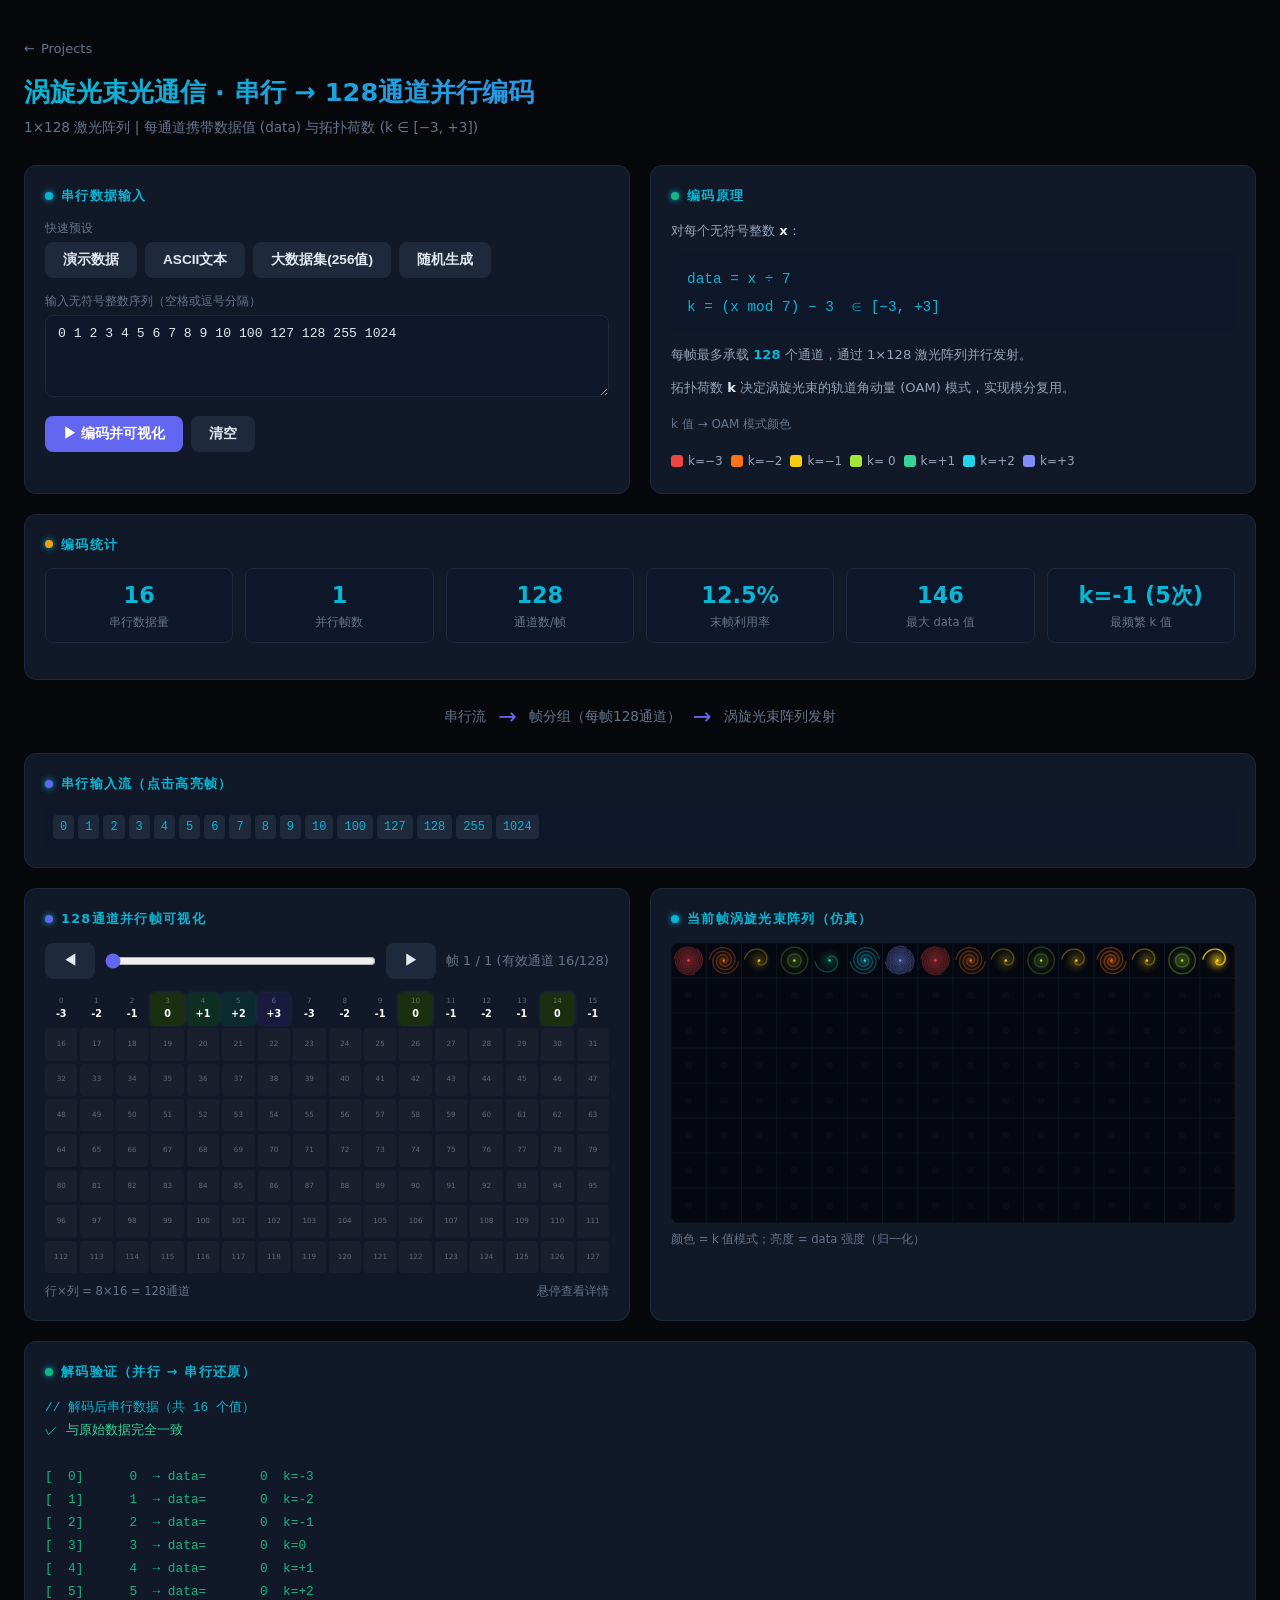
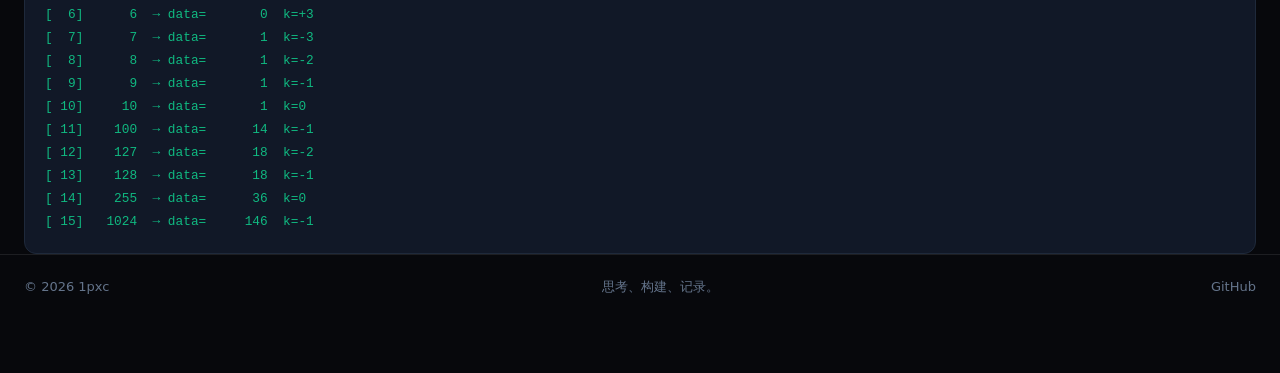
<file: projects/vortex_comm_demo.html>
<!DOCTYPE html>
<html lang="zh-CN">
<head>
<meta charset="UTF-8">
<meta name="viewport" content="width=device-width, initial-scale=1.0">
<meta name="description" content="涡旋光束光通信加密演示 — 1pxc">
<meta name="theme-color" content="#07080c">
<title>涡旋光束光通信 — 1pxc</title>
<link rel="icon" href="../assets/favicon.svg" type="image/svg+xml">
<link rel="stylesheet" href="../assets/site.css">
<style>
  :root {
    --bg: #07080c;
    --panel: #111827;
    --border: #1e293b;
    --accent: #6366f1;
    --accent2: #06b6d4;
    --accent3: #10b981;
    --warn: #f59e0b;
    --text: #e2e8f0;
    --muted: #64748b;
    --k-neg3: #ef4444;
    --k-neg2: #f97316;
    --k-neg1: #facc15;
    --k-0:    #a3e635;
    --k-pos1: #34d399;
    --k-pos2: #22d3ee;
    --k-pos3: #818cf8;
  }
  * { box-sizing: border-box; margin: 0; padding: 0; }
  body {
    font-family: 'Segoe UI', system-ui, sans-serif;
    background: var(--bg);
    color: var(--text);
    min-height: 100vh;
    line-height: 1.5;
    padding: 36px 0 48px;
  }

  /* ── Header ── */
  header {
    text-align: left;
    width: min(1400px, calc(100% - 48px));
    margin: 0 auto 28px;
  }
  header .back { margin-bottom: 14px; }
  header h1 {
    font-size: 1.6rem;
    font-weight: 700;
    background: linear-gradient(135deg, var(--accent2), var(--accent));
    -webkit-background-clip: text;
    -webkit-text-fill-color: transparent;
    background-clip: text;
  }
  header p {
    color: var(--muted);
    font-size: 0.85rem;
    margin-top: 6px;
  }

  /* ── Layout ── */
  .layout { display: grid; grid-template-columns: 1fr 1fr; gap: 20px; width: min(1400px, calc(100% - 48px)); margin: 0 auto; }
  @media(max-width: 900px){ .layout { grid-template-columns: 1fr; } }

  /* ── Card ── */
  .card {
    background: var(--panel);
    border: 1px solid var(--border);
    border-radius: 12px;
    padding: 20px;
  }
  .card-title {
    font-size: 0.8rem;
    font-weight: 600;
    text-transform: uppercase;
    letter-spacing: .1em;
    color: var(--accent2);
    margin-bottom: 14px;
    display: flex;
    align-items: center;
    gap: 8px;
  }
  .card-title .dot {
    width: 8px; height: 8px; border-radius: 50%;
    background: var(--accent2);
    box-shadow: 0 0 6px var(--accent2);
  }

  /* ── Input area ── */
  .input-row { display: flex; gap: 8px; flex-wrap: wrap; margin-bottom: 12px; }
  input[type=number], input[type=text] {
    background: #0f172a;
    border: 1px solid var(--border);
    border-radius: 8px;
    color: var(--text);
    padding: 8px 12px;
    font-size: 0.9rem;
    outline: none;
    transition: border-color .2s;
  }
  input[type=number]:focus, input[type=text]:focus { border-color: var(--accent); }
  .input-main { flex: 1; min-width: 160px; }
  label { font-size: 0.78rem; color: var(--muted); display: block; margin-bottom: 4px; }

  button {
    border: none; border-radius: 8px; cursor: pointer;
    font-size: 0.85rem; font-weight: 600;
    padding: 9px 18px;
    transition: opacity .2s, transform .1s;
  }
  button:active { transform: scale(.97); }
  .btn-primary { background: var(--accent); color: #fff; }
  .btn-secondary { background: #1e293b; color: var(--text); }
  .btn-primary:hover { opacity: .88; }
  .btn-secondary:hover { background: #263248; }

  textarea {
    width: 100%; background: #0f172a; border: 1px solid var(--border);
    border-radius: 8px; color: var(--text); padding: 10px 12px;
    font-family: 'Consolas', monospace; font-size: 0.82rem;
    resize: vertical; outline: none; transition: border-color .2s;
  }
  textarea:focus { border-color: var(--accent); }

  /* ── Stats bar ── */
  .stats {
    display: flex; flex-wrap: wrap; gap: 12px;
    margin-bottom: 16px;
  }
  .stat {
    background: #0f172a; border: 1px solid var(--border);
    border-radius: 8px; padding: 10px 16px; flex: 1; min-width: 110px;
    text-align: center;
  }
  .stat-val { font-size: 1.4rem; font-weight: 700; color: var(--accent2); }
  .stat-lbl { font-size: 0.72rem; color: var(--muted); margin-top: 2px; }

  /* ── Frame selector ── */
  .frame-nav {
    display: flex; align-items: center; gap: 10px; margin-bottom: 14px; flex-wrap: wrap;
  }
  .frame-nav span { font-size: 0.82rem; color: var(--muted); }
  #frameSlider { flex: 1; min-width: 120px; accent-color: var(--accent); }

  /* ── Channel grid ── */
  #channelGrid {
    display: grid;
    grid-template-columns: repeat(16, 1fr);
    gap: 3px;
  }
  .ch-cell {
    aspect-ratio: 1;
    border-radius: 4px;
    display: flex; flex-direction: column;
    align-items: center; justify-content: center;
    font-size: 0.5rem;
    cursor: pointer;
    position: relative;
    transition: transform .15s, box-shadow .15s;
    border: 1px solid transparent;
  }
  .ch-cell:hover {
    transform: scale(1.25);
    z-index: 10;
    border-color: #fff3;
    box-shadow: 0 0 10px #0008;
  }
  .ch-cell.invalid { background: #1a1f2e; color: #333; }
  .ch-cell .ch-num { color: #ffffff55; font-size: 0.45rem; }
  .ch-cell .ch-k   { font-weight: 700; font-size: 0.6rem; color: #fff; }

  /* k-value color palette */
  .k--3 { background: #3d1010; box-shadow: 0 0 4px #ef444433; }
  .k--2 { background: #3d1f08; box-shadow: 0 0 4px #f9731633; }
  .k--1 { background: #38300a; box-shadow: 0 0 4px #facc1533; }
  .k-0  { background: #1a2e10; box-shadow: 0 0 4px #a3e63533; }
  .k-1  { background: #0d2e20; box-shadow: 0 0 4px #34d39933; }
  .k-2  { background: #0a2a30; box-shadow: 0 0 4px #22d3ee33; }
  .k-3  { background: #1a1a3e; box-shadow: 0 0 4px #818cf833; }

  /* ── Tooltip ── */
  #tooltip {
    position: fixed; pointer-events: none; z-index: 100;
    background: #1e293b; border: 1px solid #334155;
    border-radius: 8px; padding: 10px 14px;
    font-size: 0.8rem; line-height: 1.7;
    box-shadow: 0 8px 24px #0008;
    display: none;
  }
  #tooltip .ttl { color: var(--accent2); font-weight: 700; }

  /* ── Legend ── */
  .legend {
    display: flex; flex-wrap: wrap; gap: 8px;
    margin-top: 14px;
  }
  .legend-item {
    display: flex; align-items: center; gap: 5px; font-size: 0.75rem;
  }
  .legend-dot {
    width: 12px; height: 12px; border-radius: 3px;
  }

  /* ── Serial stream vis ── */
  #serialStream {
    display: flex; flex-wrap: wrap; gap: 4px;
    max-height: 120px; overflow-y: auto;
    padding: 8px;
    background: #0f172a; border-radius: 8px;
  }
  .serial-token {
    background: #1e293b; border-radius: 4px;
    padding: 2px 6px; font-size: 0.75rem;
    font-family: monospace; color: var(--accent2);
    cursor: pointer; transition: background .15s;
    border: 1px solid transparent;
  }
  .serial-token:hover { background: #263248; }
  .serial-token.active { border-color: var(--accent2); color: #fff; }

  /* ── Decode panel ── */
  #decodeOutput {
    font-family: 'Consolas', monospace;
    font-size: 0.8rem; line-height: 1.8;
    color: var(--accent3);
    white-space: pre-wrap;
    word-break: break-all;
  }

  /* ── Divider ── */
  .full-width { grid-column: 1 / -1; }
  .arrow-row {
    display: flex; align-items: center; justify-content: center;
    gap: 12px; font-size: 0.85rem; color: var(--muted);
  }
  .arrow { font-size: 1.4rem; color: var(--accent); animation: pulse 1.5s infinite; }
  @keyframes pulse { 0%,100%{opacity:1} 50%{opacity:.4} }

  /* ── Vortex animation ── */
  #vortexCanvas {
    width: 100%; border-radius: 8px; display: block;
    background: #050810;
  }

  .error { color: #f87171; font-size: 0.82rem; margin-top: 6px; }
</style>
</head>
<body class="demo">

<header>
  <a class="back" href="index.html">Projects</a>
  <h1>涡旋光束光通信 · 串行 → 128通道并行编码</h1>
  <p>1×128 激光阵列 | 每通道携带数据值 (data) 与拓扑荷数 (k ∈ [−3, +3])</p>
</header>

<div class="layout">

  <!-- ── 输入面板 ── -->
  <div class="card">
    <div class="card-title"><span class="dot"></span>串行数据输入</div>

    <label>快速预设</label>
    <div class="input-row" style="margin-bottom:14px">
      <button class="btn-secondary" onclick="loadPreset('demo')">演示数据</button>
      <button class="btn-secondary" onclick="loadPreset('ascii')">ASCII文本</button>
      <button class="btn-secondary" onclick="loadPreset('large')">大数据集(256值)</button>
      <button class="btn-secondary" onclick="loadPreset('random')">随机生成</button>
    </div>

    <label id="inputLabel">输入无符号整数序列（空格或逗号分隔）</label>
    <textarea id="serialInput" rows="4" placeholder="例如：0 1 2 3 100 255 1024 ..."></textarea>
    <div id="inputError" class="error" style="display:none"></div>

    <div class="input-row" style="margin-top:12px">
      <button class="btn-primary" onclick="encode()">▶ 编码并可视化</button>
      <button class="btn-secondary" onclick="clearAll()">清空</button>
    </div>
  </div>

  <!-- ── 算法说明 ── -->
  <div class="card">
    <div class="card-title"><span class="dot" style="background:var(--accent3)"></span>编码原理</div>
    <div style="font-size:0.82rem; line-height:1.9; color:#94a3b8">
      <p>对每个无符号整数 <b style="color:var(--text)">x</b>：</p>
      <div style="background:#0f172a;border-radius:8px;padding:12px 16px;margin:10px 0;font-family:monospace;font-size:0.9rem;color:var(--accent2)">
        data = x ÷ 7<br>
        k    = (x mod 7) − 3 &nbsp;∈ [−3, +3]
      </div>
      <p>每帧最多承载 <b style="color:var(--accent2)">128</b> 个通道，通过 1×128 激光阵列并行发射。</p>
      <p style="margin-top:8px">拓扑荷数 <b style="color:var(--text)">k</b> 决定涡旋光束的轨道角动量 (OAM) 模式，实现模分复用。</p>
      <div style="margin-top:12px">
        <p style="margin-bottom:6px;font-size:0.75rem;color:var(--muted)">k 值 → OAM 模式颜色</p>
        <div class="legend">
          <div class="legend-item"><div class="legend-dot" style="background:#ef4444"></div><span>k=−3</span></div>
          <div class="legend-item"><div class="legend-dot" style="background:#f97316"></div><span>k=−2</span></div>
          <div class="legend-item"><div class="legend-dot" style="background:#facc15"></div><span>k=−1</span></div>
          <div class="legend-item"><div class="legend-dot" style="background:#a3e635"></div><span>k= 0</span></div>
          <div class="legend-item"><div class="legend-dot" style="background:#34d399"></div><span>k=+1</span></div>
          <div class="legend-item"><div class="legend-dot" style="background:#22d3ee"></div><span>k=+2</span></div>
          <div class="legend-item"><div class="legend-dot" style="background:#818cf8"></div><span>k=+3</span></div>
        </div>
      </div>
    </div>
  </div>

  <!-- ── 统计 ── -->
  <div class="card full-width" id="statsCard" style="display:none">
    <div class="card-title"><span class="dot" style="background:var(--warn)"></span>编码统计</div>
    <div class="stats">
      <div class="stat"><div class="stat-val" id="s-serial">0</div><div class="stat-lbl">串行数据量</div></div>
      <div class="stat"><div class="stat-val" id="s-frames">0</div><div class="stat-lbl">并行帧数</div></div>
      <div class="stat"><div class="stat-val" id="s-channels">128</div><div class="stat-lbl">通道数/帧</div></div>
      <div class="stat"><div class="stat-val" id="s-util">0%</div><div class="stat-lbl">末帧利用率</div></div>
      <div class="stat"><div class="stat-val" id="s-maxdata">—</div><div class="stat-lbl">最大 data 值</div></div>
      <div class="stat"><div class="stat-val" id="s-kdist">—</div><div class="stat-lbl">最频繁 k 值</div></div>
    </div>
  </div>

  <!-- ── 箭头 ── -->
  <div class="full-width arrow-row" id="arrowRow" style="display:none">
    <span>串行流</span>
    <span class="arrow">→</span>
    <span>帧分组（每帧128通道）</span>
    <span class="arrow">→</span>
    <span>涡旋光束阵列发射</span>
  </div>

  <!-- ── 串行流展示 ── -->
  <div class="card full-width" id="streamCard" style="display:none">
    <div class="card-title"><span class="dot" style="background:var(--accent)"></span>串行输入流（点击高亮帧）</div>
    <div id="serialStream"></div>
  </div>

  <!-- ── 帧通道网格 ── -->
  <div class="card" id="gridCard" style="display:none">
    <div class="card-title"><span class="dot" style="background:var(--accent)"></span>128通道并行帧可视化</div>
    <div class="frame-nav">
      <button class="btn-secondary" onclick="prevFrame()">◀</button>
      <input type="range" id="frameSlider" min="0" value="0" oninput="selectFrame(+this.value)">
      <button class="btn-secondary" onclick="nextFrame()">▶</button>
      <span id="frameLabel">帧 1 / 1</span>
    </div>
    <div id="channelGrid"></div>
    <div class="legend" style="margin-top:10px;font-size:0.72rem;color:var(--muted)">
      <span>行×列 = 8×16 = 128通道</span>
      <span style="margin-left:auto">悬停查看详情</span>
    </div>
  </div>

  <!-- ── 涡旋光束动画 ── -->
  <div class="card" id="vortexCard" style="display:none">
    <div class="card-title"><span class="dot" style="background:var(--accent2)"></span>当前帧涡旋光束阵列（仿真）</div>
    <canvas id="vortexCanvas" height="280"></canvas>
    <div style="font-size:0.72rem;color:var(--muted);margin-top:8px">颜色 = k 值模式；亮度 = data 强度（归一化）</div>
  </div>

  <!-- ── 解码验证 ── -->
  <div class="card full-width" id="decodeCard" style="display:none">
    <div class="card-title"><span class="dot" style="background:var(--accent3)"></span>解码验证（并行 → 串行还原）</div>
    <div id="decodeOutput"></div>
  </div>

</div><!-- /layout -->

<footer class="footer">
  <div class="container footer-inner">
    <span>© 2026 1pxc</span>
    <span>思考、构建、记录。</span>
    <a href="https://github.com/1pxc" target="_blank" rel="noopener noreferrer">GitHub</a>
  </div>
</footer>

<!-- Tooltip -->
<div id="tooltip"></div>

<script>
// ───────────────────────────────────────────────
// Core algorithm (mirroring 2.cpp in JavaScript)
// ───────────────────────────────────────────────
function encodeUnsigned(x) {
  // x is BigInt for safety with large uint64 values, but JS numbers suffice for demo
  const data = Math.floor(x / 7);
  const k = (x % 7) - 3;
  return { data, k };
}

function decodeUnsigned(ev) {
  if (ev.k < -3 || ev.k > 3) throw new Error('k out of range');
  return ev.data * 7 + (ev.k + 3);
}

function serialToParallel128(input) {
  const frames = [];
  let index = 0;
  while (index < input.length) {
    const channels = [];
    let validCount = 0;
    for (let ch = 0; ch < 128; ch++) {
      if (index < input.length) {
        channels.push(encodeUnsigned(input[index]));
        validCount++;
        index++;
      } else {
        channels.push({ data: 0, k: -3, invalid: true });
      }
    }
    frames.push({ channels, validCount });
  }
  return frames;
}

function parallel128ToSerial(frames) {
  const out = [];
  for (const frame of frames) {
    for (let ch = 0; ch < frame.validCount; ch++) {
      out.push(decodeUnsigned(frame.channels[ch]));
    }
  }
  return out;
}

// ───────────────────────────────────────────────
// State
// ───────────────────────────────────────────────
let frames = [];
let currentFrame = 0;
let inputValues = [];
let vortexAnimId = null;

// ───────────────────────────────────────────────
// Presets
// ───────────────────────────────────────────────
const presets = {
  demo: '0 1 2 3 4 5 6 7 8 9 10 100 127 128 255 1024',
  ascii: Array.from('Hello, Vortex OAM!').map(c => c.charCodeAt(0)).join(' '),
  large: Array.from({length:256}, (_,i)=>i*17%1000).join(' '),
  random: () => Array.from({length:200}, ()=>Math.floor(Math.random()*9999)).join(' ')
};

function loadPreset(name) {
  const v = presets[name];
  document.getElementById('serialInput').value = typeof v === 'function' ? v() : v;
  encode();
}

// ───────────────────────────────────────────────
// Encode & render
// ───────────────────────────────────────────────
function clearAll() {
  document.getElementById('serialInput').value = '';
  document.getElementById('inputError').style.display = 'none';
  ['statsCard','arrowRow','streamCard','gridCard','vortexCard','decodeCard'].forEach(id=>{
    document.getElementById(id).style.display = 'none';
  });
  if (vortexAnimId) cancelAnimationFrame(vortexAnimId);
  frames = []; inputValues = [];
}

function encode() {
  const raw = document.getElementById('serialInput').value.trim();
  const errEl = document.getElementById('inputError');
  errEl.style.display = 'none';

  if (!raw) { errEl.textContent = '请输入数据'; errEl.style.display = 'block'; return; }

  const parts = raw.split(/[\s,，]+/).filter(Boolean);
  const values = [];
  for (const p of parts) {
    const n = Number(p);
    if (!Number.isInteger(n) || n < 0) {
      errEl.textContent = `无效值: "${p}"，需要非负整数`; errEl.style.display = 'block'; return;
    }
    values.push(n);
  }

  inputValues = values;
  frames = serialToParallel128(values);
  currentFrame = 0;

  ['statsCard','arrowRow','streamCard','gridCard','vortexCard','decodeCard'].forEach(id=>{
    document.getElementById(id).style.display = '';
  });

  renderStats();
  renderStream();
  renderGrid();
  renderDecode();
  requestAnimationFrame(() => renderVortex());
}

// ── Stats ──
function renderStats() {
  const lastFrame = frames[frames.length - 1];
  const util = ((lastFrame.validCount / 128) * 100).toFixed(1) + '%';
  const maxData = Math.max(...frames.flatMap(f => f.channels.slice(0,f.validCount).map(c=>c.data)));
  // k distribution
  const kdist = {};
  frames.forEach(f => f.channels.slice(0,f.validCount).forEach(c => { kdist[c.k] = (kdist[c.k]||0)+1; }));
  const topK = Object.entries(kdist).sort((a,b)=>b[1]-a[1])[0];

  document.getElementById('s-serial').textContent = inputValues.length;
  document.getElementById('s-frames').textContent = frames.length;
  document.getElementById('s-util').textContent = util;
  document.getElementById('s-maxdata').textContent = maxData;
  document.getElementById('s-kdist').textContent = topK ? `k=${topK[0]} (${topK[1]}次)` : '—';
}

// ── Serial stream tokens ──
function renderStream() {
  const el = document.getElementById('serialStream');
  el.innerHTML = '';
  inputValues.forEach((v, i) => {
    const frameIdx = Math.floor(i / 128);
    const tok = document.createElement('div');
    tok.className = 'serial-token';
    tok.textContent = v;
    tok.dataset.frame = frameIdx;
    tok.dataset.idx = i;
    tok.title = `第${i}个值 → 帧${frameIdx} CH${i%128}`;
    tok.addEventListener('mouseenter', () => {
      document.querySelectorAll('.serial-token').forEach(t => t.classList.remove('active'));
      tok.classList.add('active');
      selectFrame(frameIdx);
    });
    el.appendChild(tok);
  });
}

// ── Channel grid ──
function renderGrid() {
  const slider = document.getElementById('frameSlider');
  slider.max = frames.length - 1;
  slider.value = currentFrame;
  updateGrid();
}

function updateGrid() {
  const frame = frames[currentFrame];
  document.getElementById('frameLabel').textContent = `帧 ${currentFrame+1} / ${frames.length}  (有效通道 ${frame.validCount}/128)`;
  document.getElementById('frameSlider').value = currentFrame;

  const grid = document.getElementById('channelGrid');
  grid.innerHTML = '';

  frame.channels.forEach((ch, i) => {
    const cell = document.createElement('div');
    const isValid = !ch.invalid && i < frame.validCount;
    if (!isValid) {
      cell.className = 'ch-cell invalid';
    } else {
      cell.className = `ch-cell k-${ch.k < 0 ? 'neg' + Math.abs(ch.k) : ch.k}`;
    }
    cell.innerHTML = `<span class="ch-num">${i}</span>${isValid ? `<span class="ch-k">${ch.k>0?'+':''}${ch.k}</span>` : ''}`;

    if (isValid) {
      cell.addEventListener('mouseenter', (e) => showTooltip(e, i, ch, frame));
      cell.addEventListener('mouseleave', hideTooltip);
    }
    grid.appendChild(cell);
  });
}

function selectFrame(idx) {
  currentFrame = Math.max(0, Math.min(idx, frames.length - 1));
  updateGrid();
  renderVortex();
}
function prevFrame() { selectFrame(currentFrame - 1); }
function nextFrame() { selectFrame(currentFrame + 1); }

// ── Tooltip ──
function showTooltip(e, chIdx, ch, frame) {
  const orig = decodeUnsigned(ch);
  const globalIdx = currentFrame * 128 + chIdx;
  const tt = document.getElementById('tooltip');
  tt.innerHTML = `
    <div class="ttl">CH ${chIdx} · 帧 ${currentFrame+1}</div>
    <div>原始值: <b style="color:#e2e8f0">${orig}</b></div>
    <div>data: <b style="color:var(--accent2)">${ch.data}</b></div>
    <div>k (拓扑荷): <b style="color:${kColor(ch.k)}">${ch.k > 0 ? '+' : ''}${ch.k}</b></div>
    <div style="color:var(--muted);font-size:0.75rem">验证: ${ch.data}×7 + (${ch.k}+3) = ${orig}</div>
  `;
  tt.style.display = 'block';
  moveTooltip(e);
}
function moveTooltip(e) {
  const tt = document.getElementById('tooltip');
  tt.style.left = (e.clientX + 14) + 'px';
  tt.style.top  = (e.clientY - 10) + 'px';
}
function hideTooltip() { document.getElementById('tooltip').style.display = 'none'; }
document.addEventListener('mousemove', e => {
  const tt = document.getElementById('tooltip');
  if (tt.style.display !== 'none') moveTooltip(e);
});

function kColor(k) {
  return ['#ef4444','#f97316','#facc15','#a3e635','#34d399','#22d3ee','#818cf8'][k+3];
}

// ── Vortex canvas animation ──
function renderVortex() {
  if (vortexAnimId) cancelAnimationFrame(vortexAnimId);
  const canvas = document.getElementById('vortexCanvas');
  const ctx = canvas.getContext('2d');
  const W = canvas.offsetWidth;
  const H = 280;
  if (!W) return;
  canvas.width = W; canvas.height = H;

  const frame = frames[currentFrame];
  const COLS = 16, ROWS = 8;
  const cellW = W / COLS, cellH = H / ROWS;
  const R = Math.min(cellW, cellH) * 0.42;

  // Pre-compute max data for brightness normalisation
  let maxD = 1;
  frame.channels.forEach((ch,i) => { if (i < frame.validCount && ch.data > maxD) maxD = ch.data; });

  let t = 0;
  function draw() {
    ctx.clearRect(0, 0, W, H);
    // Background grid lines
    ctx.strokeStyle = '#1a2233';
    ctx.lineWidth = 0.5;
    for (let c = 0; c <= COLS; c++) { ctx.beginPath(); ctx.moveTo(c*cellW,0); ctx.lineTo(c*cellW,H); ctx.stroke(); }
    for (let r = 0; r <= ROWS; r++) { ctx.beginPath(); ctx.moveTo(0,r*cellH); ctx.lineTo(W,r*cellH); ctx.stroke(); }

    frame.channels.forEach((ch, i) => {
      const col = i % COLS, row = Math.floor(i / COLS);
      const cx = col * cellW + cellW / 2;
      const cy = row * cellH + cellH / 2;
      const isValid = !ch.invalid && i < frame.validCount;

      if (!isValid) {
        ctx.beginPath();
        ctx.arc(cx, cy, R * 0.25, 0, Math.PI * 2);
        ctx.fillStyle = '#1a1f2e44';
        ctx.fill();
        return;
      }

      const brightness = 0.35 + 0.65 * (ch.data / maxD);
      const color = kColor(ch.k);
      const kAbs = Math.abs(ch.k);
      const arms = Math.max(1, kAbs);
      const spin = ch.k >= 0 ? 1 : -1;

      // Glow halo
      const grad = ctx.createRadialGradient(cx, cy, 0, cx, cy, R);
      grad.addColorStop(0, hexAlpha(color, brightness * 0.7));
      grad.addColorStop(0.5, hexAlpha(color, brightness * 0.25));
      grad.addColorStop(1, 'transparent');
      ctx.beginPath(); ctx.arc(cx, cy, R, 0, Math.PI*2);
      ctx.fillStyle = grad; ctx.fill();

      // Vortex arms (spiral)
      if (ch.k === 0) {
        // Gaussian mode: concentric rings
        for (let ring = 1; ring <= 2; ring++) {
          ctx.beginPath();
          ctx.arc(cx, cy, R * ring * 0.45, 0, Math.PI*2);
          ctx.strokeStyle = hexAlpha(color, brightness * 0.6);
          ctx.lineWidth = 1.5;
          ctx.stroke();
        }
      } else {
        for (let a = 0; a < arms; a++) {
          ctx.beginPath();
          const baseAngle = (a / arms) * Math.PI * 2 + t * spin * 0.04;
          for (let s = 0; s <= 40; s++) {
            const frac = s / 40;
            const r = frac * R;
            const angle = baseAngle + frac * Math.PI * 2 * kAbs * spin;
            const px = cx + r * Math.cos(angle);
            const py = cy + r * Math.sin(angle);
            s === 0 ? ctx.moveTo(px, py) : ctx.lineTo(px, py);
          }
          ctx.strokeStyle = hexAlpha(color, brightness * 0.85);
          ctx.lineWidth = 1.4;
          ctx.stroke();
        }
      }

      // Center dot
      ctx.beginPath();
      ctx.arc(cx, cy, R * 0.08, 0, Math.PI*2);
      ctx.fillStyle = color;
      ctx.fill();
    });

    t++;
    vortexAnimId = requestAnimationFrame(draw);
  }
  draw();
}

function hexAlpha(hex, alpha) {
  const r = parseInt(hex.slice(1,3),16);
  const g = parseInt(hex.slice(3,5),16);
  const b = parseInt(hex.slice(5,7),16);
  return `rgba(${r},${g},${b},${alpha.toFixed(3)})`;
}

// ── Decode output ──
function renderDecode() {
  const recovered = parallel128ToSerial(frames);
  const match = JSON.stringify(recovered) === JSON.stringify(inputValues);
  let html = `<span style="color:var(--accent2)">// 解码后串行数据（共 ${recovered.length} 个值）</span>\n`;
  html += `<span style="color:${match?'#34d399':'#f87171'}">${match ? '✓ 与原始数据完全一致' : '✗ 解码不匹配'}</span>\n\n`;
  html += recovered.map((v,i) => {
    const ev = frames[Math.floor(i/128)].channels[i%128];
    return `[${String(i).padStart(3,' ')}] ${String(v).padStart(6,' ')}  → data=${String(ev.data).padStart(8,' ')}  k=${ev.k>0?'+':''}${ev.k}`;
  }).join('\n');
  document.getElementById('decodeOutput').textContent = '';
  document.getElementById('decodeOutput').innerHTML = html;
}

// ───────────────────────────────────────────────
// Load demo on start
// ───────────────────────────────────────────────
window.addEventListener('load', () => loadPreset('demo'));
</script>
</body>
</html>
</file>
<file: assets/site.css>
/* ===========================
   1pxc — shared site styles
   =========================== */
:root {
    --bg: #07080c;
    --surface: #12151c;
    --text: #e8e6e1;
    --text-dim: #c2c0ba;
    --muted: #8b909c;
    --accent: #64b5f6;
    --accent-strong: #b9d8fb;
    --line: rgba(255, 255, 255, 0.09);
    --radius: 16px;
    --page: 1080px;
    --read: 680px;
    --nav-h: 64px;
    --font-mono: "SF Mono", "Cascadia Code", "Fira Code", Consolas, ui-monospace, monospace;
    --font-sans: "Segoe UI", "PingFang SC", "Hiragino Sans GB", "Microsoft YaHei", system-ui, sans-serif;
}

*, *::before, *::after {
    margin: 0;
    padding: 0;
    box-sizing: border-box;
}

html {
    scroll-behavior: smooth;
    scroll-padding-top: 84px;
    color-scheme: dark;
}

body {
    font-family: var(--font-sans);
    background: var(--bg);
    color: var(--text);
    line-height: 1.7;
    font-size: 16px;
    -webkit-font-smoothing: antialiased;
    text-rendering: optimizeLegibility;
}

::selection {
    background: rgba(100, 181, 246, 0.28);
    color: #fff;
}

:focus-visible {
    outline: 2px solid var(--accent);
    outline-offset: 3px;
}

a {
    color: var(--accent);
    text-decoration: none;
}

img { max-width: 100%; display: block; }

.container {
    width: min(var(--page), calc(100% - 48px));
    margin-inline: auto;
}

/* ===========================
   Navigation
   =========================== */
.nav {
    position: fixed;
    inset: 0 0 auto 0;
    z-index: 20;
    height: var(--nav-h);
    border-bottom: 1px solid transparent;
    backdrop-filter: blur(16px);
}

.nav-inner {
    width: min(var(--page), calc(100% - 48px));
    height: 100%;
    margin-inline: auto;
    display: flex;
    align-items: center;
    justify-content: space-between;
}

.nav-logo {
    color: var(--text);
    font-weight: 700;
    font-size: 16px;
    letter-spacing: -0.04em;
}

.nav-logo:hover { color: var(--text); }

.nav-links {
    display: flex;
    align-items: center;
    gap: 4px;
    list-style: none;
}

.nav-links a {
    color: var(--muted);
    font-size: 13px;
    font-weight: 500;
    padding: 6px 10px;
    border-radius: 999px;
}

.nav-links a:hover {
    color: var(--text);
    background: rgba(255, 255, 255, 0.05);
}

.nav-links a[aria-current="page"] { color: var(--text); }

body.home .nav-logo {
    opacity: 0;
    visibility: hidden;
}

body.sub .nav,
body.demo .nav {
    background: rgba(7, 8, 12, 0.78);
    border-bottom-color: var(--line);
}

body.demo { --page: 1400px; }

/* ===========================
   Homepage
   =========================== */
.hero {
    position: relative;
    min-height: 100vh;
    min-height: 100dvh;
    overflow: hidden;
    background:
        radial-gradient(ellipse 46% 58% at 80% 46%, rgba(48, 102, 176, 0.28), transparent 68%),
        var(--bg);
}

.globe-slot {
    position: absolute;
    z-index: 0;
    top: 42%;
    right: -1vw;
    width: min(720px, 78vh);
    height: min(720px, 78vh);
    transform: translateY(-50%);
}

.globe-shift,
#globe-canvas {
    width: 100%;
    height: 100%;
    display: block;
}

#globe-canvas {
    cursor: grab;
    touch-action: none;
}

#globe-canvas:active { cursor: grabbing; }

.hero-scrim {
    position: absolute;
    inset: 0;
    z-index: 1;
    pointer-events: none;
    background:
        linear-gradient(90deg, rgba(7, 8, 12, 0.92) 0%, rgba(7, 8, 12, 0.66) 32%, rgba(7, 8, 12, 0.08) 58%, rgba(7, 8, 12, 0.18) 100%),
        linear-gradient(180deg, rgba(7, 8, 12, 0.4) 0%, transparent 18%, transparent 70%, var(--bg) 100%);
}

.hero-copy {
    position: relative;
    z-index: 2;
    min-height: 100vh;
    min-height: 100dvh;
    display: flex;
    flex-direction: column;
    justify-content: flex-end;
    padding-bottom: 64px;
    pointer-events: none;
}

.hero-copy .container { pointer-events: none; }
.hero-copy a { pointer-events: auto; }

.hero h1 {
    font-size: clamp(68px, 9vw, 116px);
    font-weight: 700;
    letter-spacing: -0.06em;
    line-height: 0.86;
    transform-origin: left center;
}

.lede {
    margin-top: 22px;
    font-size: clamp(18px, 2vw, 22px);
    color: var(--text-dim);
}

.scroll-indicator {
    display: inline-flex;
    flex-direction: column;
    align-items: flex-start;
    gap: 8px;
    margin-top: 36px;
    color: var(--muted);
    font-family: var(--font-mono);
    font-size: 11px;
    letter-spacing: 0.18em;
    text-transform: uppercase;
}

a.scroll-indicator { color: var(--muted); }
a.scroll-indicator:hover { color: var(--text); }

.chevron {
    width: 15px;
    height: 15px;
    margin-left: 2px;
    border-right: 1.5px solid currentColor;
    border-bottom: 1.5px solid currentColor;
    transform: rotate(45deg) translateY(-3px);
    opacity: 0.75;
    animation: bob 2.6s ease-in-out infinite;
}

@keyframes bob {
    0%, 100% { transform: rotate(45deg) translateY(-4px); }
    50% { transform: rotate(45deg) translateY(2px); }
}

.home-main {
    position: relative;
    z-index: 2;
    padding: 28px 0 96px;
    background: var(--bg);
}

.home-grid {
    display: grid;
    grid-template-columns: minmax(0, 1fr) minmax(300px, 1fr);
    gap: 56px;
    align-items: start;
}

.section-head {
    display: flex;
    align-items: baseline;
    justify-content: space-between;
    margin-bottom: 14px;
}

.section-head h2,
.kicker {
    font-family: var(--font-mono);
    font-size: 12px;
    font-weight: 500;
    letter-spacing: 0.16em;
    text-transform: uppercase;
    color: var(--muted);
}

.section-link {
    color: var(--muted);
    font-size: 13px;
}

.section-link:hover { color: var(--text); }

.entries { border-bottom: 1px solid var(--line); }

.entry {
    display: grid;
    grid-template-columns: 108px minmax(0, 1fr);
    column-gap: 18px;
    row-gap: 6px;
    padding: 22px 0;
    border-top: 1px solid var(--line);
    color: inherit;
}

.entry:hover { color: inherit; }

.entry time {
    grid-row: 1 / span 2;
    padding-top: 3px;
    font-family: var(--font-mono);
    font-size: 12px;
    color: var(--muted);
}

.entry h3 {
    font-size: 20px;
    font-weight: 600;
    letter-spacing: -0.03em;
    line-height: 1.3;
    color: var(--text);
    transition: color 0.2s, transform 0.25s;
}

.entry:hover h3 {
    color: var(--accent-strong);
    transform: translateX(6px);
}

.entry p {
    color: var(--muted);
    font-size: 14px;
    line-height: 1.65;
}

.quiet {
    margin-top: 16px;
    color: var(--muted);
    font-size: 13px;
}

/* ===========================
   Project card
   =========================== */
.stack { display: grid; gap: 14px; }

.work-card {
    display: grid;
    grid-template-columns: 104px minmax(0, 1fr);
    gap: 8px 22px;
    align-items: center;
    padding: 18px;
    border: 1px solid var(--line);
    border-radius: var(--radius);
    background:
        radial-gradient(120% 90% at 100% 0%, rgba(100, 181, 246, 0.14), transparent 52%),
        var(--surface);
    color: inherit;
    transition: border-color 0.2s, background 0.2s;
}

.work-card:hover {
    color: inherit;
    border-color: rgba(100, 181, 246, 0.45);
}

.mark {
    width: 104px;
    height: 104px;
    display: grid;
    place-items: center;
    border-radius: 12px;
    color: var(--accent);
    border: 1px solid var(--line);
    background:
        radial-gradient(circle at 50% 42%, rgba(100, 181, 246, 0.22), transparent 68%),
        rgba(255, 255, 255, 0.02);
}

.mark svg { width: 70px; height: 70px; }

.tags {
    display: flex;
    flex-wrap: wrap;
    gap: 6px;
}

.tags span {
    font-family: var(--font-mono);
    font-size: 11px;
    letter-spacing: 0.04em;
    color: var(--accent);
    background: rgba(100, 181, 246, 0.1);
    border-radius: 999px;
    padding: 2px 8px;
}

.work-card h3 {
    margin-top: 8px;
    font-size: 18px;
    font-weight: 600;
    letter-spacing: -0.02em;
    line-height: 1.35;
}

.work-card p {
    margin-top: 6px;
    color: var(--muted);
    font-size: 14px;
    line-height: 1.65;
}

.work-go {
    display: inline-flex;
    align-items: center;
    gap: 6px;
    margin-top: 14px;
    color: var(--accent);
    font-size: 13px;
}

.work-go::after {
    content: "→";
    transition: transform 0.2s;
}

.work-card:hover .work-go::after { transform: translateX(3px); }

/* ===========================
   Inner pages
   =========================== */
body.sub {
    min-height: 100vh;
    display: flex;
    flex-direction: column;
    background:
        radial-gradient(ellipse 70% 36% at 50% -8%, rgba(100, 181, 246, 0.1), transparent 56%),
        var(--bg);
}

body.sub main,
body.sub article.post { flex: 1 0 auto; }

.page { padding: calc(var(--nav-h) + 64px) 0 88px; }

.page-intro { margin-bottom: 36px; max-width: 40rem; }

.page-intro h1 {
    margin-top: 12px;
    font-size: clamp(40px, 6vw, 64px);
    font-weight: 700;
    letter-spacing: -0.045em;
    line-height: 0.95;
}

.deck {
    margin-top: 14px;
    color: var(--text-dim);
    font-size: 16px;
}

a.back {
    display: inline-flex;
    align-items: center;
    gap: 6px;
    color: var(--muted);
    font-size: 13px;
}

a.back::before { content: "←"; }

a.back:hover { color: var(--text); }

.post { padding: calc(var(--nav-h) + 56px) 0 88px; }

.post .container { width: min(var(--read), calc(100% - 48px)); }

.post-header .back { margin-bottom: 28px; }

.post-date {
    font-family: var(--font-mono);
    font-size: 12px;
    color: var(--muted);
    margin-bottom: 10px;
}

.post-header h1 {
    font-size: clamp(32px, 5vw, 44px);
    font-weight: 700;
    letter-spacing: -0.035em;
    line-height: 1.15;
}

.post-body {
    margin-top: 36px;
    color: var(--text-dim);
    font-size: 16.5px;
    line-height: 1.85;
}

.post-body h2 {
    margin: 2em 0 0.55em;
    color: var(--text);
    font-size: 18px;
    font-weight: 600;
    letter-spacing: -0.02em;
}

.post-body p { margin-bottom: 1em; }

.post-body hr {
    border: 0;
    border-top: 1px solid var(--line);
    margin: 32px 0;
}

.post-body blockquote {
    margin: 28px 0;
    padding: 2px 0 2px 16px;
    border-left: 2px solid var(--accent);
    color: var(--text);
    font-size: 18px;
    line-height: 1.6;
}

/* ===========================
   Footer
   =========================== */
.footer {
    border-top: 1px solid var(--line);
    padding: 22px 0 28px;
}

.footer-inner {
    display: flex;
    justify-content: space-between;
    gap: 12px 24px;
    flex-wrap: wrap;
    color: var(--muted);
    font-size: 13px;
}

.footer a { color: var(--muted); }
.footer a:hover { color: var(--text); }

/* ===========================
   Scrollbar
   =========================== */
::-webkit-scrollbar { width: 10px; height: 10px; }
::-webkit-scrollbar-thumb { background: #2a3140; border-radius: 99px; }
::-webkit-scrollbar-track { background: transparent; }

/* ===========================
   Responsive
   =========================== */
@media (max-width: 900px) {
    .globe-slot {
        width: min(540px, 118vw);
        height: min(540px, 118vw);
        right: 50%;
        top: 34%;
        transform: translate(50%, -50%);
        opacity: 0.42;
        pointer-events: none;
    }

    .hero-scrim {
        background: linear-gradient(180deg, rgba(7, 8, 12, 0.05) 0%, rgba(7, 8, 12, 0.2) 28%, rgba(7, 8, 12, 0.86) 58%, var(--bg) 100%);
    }

    .hero-copy { padding-bottom: 88px; }
    .home-grid { grid-template-columns: 1fr; gap: 48px; }
}

@media (max-width: 600px) {
    .container,
    .nav-inner { width: min(var(--page), calc(100% - 32px)); }

    .nav-links a { padding: 6px 8px; }

    .hero h1 { letter-spacing: -0.05em; }

    .entry {
        grid-template-columns: 1fr;
        row-gap: 4px;
    }

    .entry time { grid-row: auto; padding-top: 0; }

    .work-card { grid-template-columns: 1fr; padding: 16px; }

    .mark { width: 72px; height: 72px; }
    .mark svg { width: 48px; height: 48px; }

    .home-main { padding: 48px 0 72px; }
    .page, .post { padding-bottom: 64px; }
}

@media (prefers-reduced-motion: reduce) {
    html { scroll-behavior: auto; }
    .chevron { animation: none; }
    .entry h3,
    .work-go::after { transition: none; }
}
</file>
